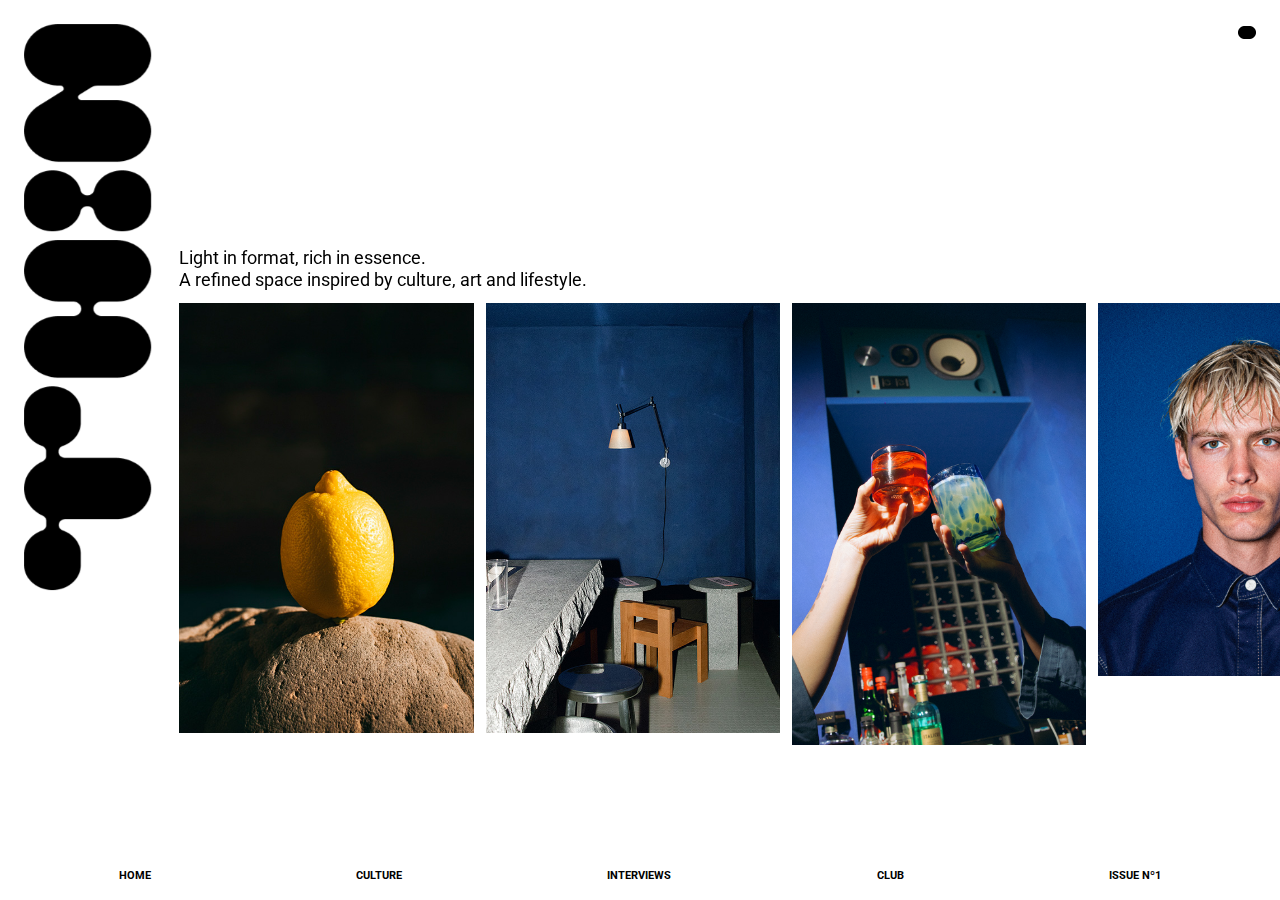
<file: index.html>
<!doctype html>
<html lang="es">
<head>
    <meta charset="utf-8" />
    <meta name="viewport" content="width=device-width,initial-scale=1" />
    <title>THIN MAGAZINE · HOME</title>
    <link rel="stylesheet" href="style.css" />
    <link rel="icon" href="/images/favicon.png" type="image/x-icon"/>
    <link rel="shortcut icon" href="/images/favicon.png" type="image/x-icon"/>
    <link href="https://fonts.googleapis.com/css2?family=Roboto:wght@400;700&display=swap" rel="stylesheet">

</head>
<body class="home">
  <div class="logo-container">
    <img src="/images/logotipo.png" alt="Logotipo" class="logo">
  </div>

  <div class="hamburger" id="hamburger">☰</div>

  <nav class="menu" id="menu">
    <a href="index.html" >Home</a>
    <a href="culture.html">Culture</a>
    <a href="interviews.html">Interviews</a>
    <a href="club.html">Club</a>
    <a href="issue.html">Issue nº1</a>
  </nav>

  <span class="top-decor"><img src="/images/top-decor-thin.png"></span>

  <main>
<div class="description-container">
  <p class="description">
    Light in format, rich in essence. <br>
    A refined space inspired by culture, art and lifestyle.
  </p>
</div>
    <!-- carrusel -->
<div class="horizontal-scroll" tabindex="0">
  <section class="panel">
    <a href="thelifeofthelemon.html">
      <img src="/images/img9.jpg" alt="Entrevistas">
      <div class="hover-content">
        <h3 class="title-hover">THE LIFE OF LEMONS, <br> A BIODEGRADABLE STORY</h3>
        <span class="plus">+</span>
        <p class="excerpt">Lemons, with their vibrant color and sharp flavor, have long been a symbol of freshness ...</p>
      </div>
    </a>
  </section>

  <section class="panel">
    <a href="yeitebar.html">
      <img src="/images/img2.jpg" alt="Cultura">
      <div class="hover-content">
        <h3 class="title-hover">YEITE: A MINIMALIST HEAVEN IN THE HEART OF MADRID</h3>
        <span class="plus">+</span>
        <p class="excerpt">In a quiet corner of Madrid, Yeite emerges as more than just a bar it is a space where design, craft, and atmosphere converge into an intimate experience.</p>
      </div>
    </a>
  </section>

  <section class="panel">
    <a href="greatwrap.html">
      <img src="/images/img4.jpg" alt="Club">
      <div class="hover-content">
        <h3 class="title-hover">RESHAPING THE FUTURE WITH GREAT WRAP</h3>
        <span class="plus">+</span>
        <p class="excerpt">Founded on the belief that everyday materials should never harm the planet, the brand has redefined something simple.</p>

      </div>
    </a>
  </section>

  <section class="panel">
    <a href="interviews.html">
      <img src="/images/valerivasi.jpg" alt="Entrevistas">
      <div class="hover-content">
        <h3 class="title-hover">ON TIMELESSNESS AND SIMPLICITY WITH VALERI VASI</h3>
        <span class="plus">+</span>
        <p class="excerpt">I grew up in Ukraine, surrounded by nature and the small details of everyday life. Photography became a way for me to explore.</p>
      </div>
    </a>
  </section>

  <section class="panel">
    <a href="greatwrap.html">
      <img src="/images/img3.jpg" alt="Cultura">
      <div class="hover-content">
        <h3 class="title-hover">RESHAPING THE FUTURE WITH GREAT WRAP</h3>
        <span class="plus">+</span>
        <p class="excerpt">Founded on the belief that everyday materials should never harm the planet, the brand has redefined something simple.</p>

      </div>
    </a>
  </section>

  <section class="panel">
    <a href="xray.html">
      <img src="/images/img8.jpg" alt="Cultura">
      <div class="hover-content">
        <h3 class="title-hover">ON THE INVISIBLE BEAUTY OF ANIMAL STRUCTURES</h3>
        <span class="plus">+</span>
        <p class="excerpt"> eneath the surface of every creature lies a hidden architecture — an intricate framework that carries both fragility and strength.</p>
      </div>
    </a>
  </section>
</div>

  </main>

  <script src="script.js" defer></script>
</body>
</html>
</file>
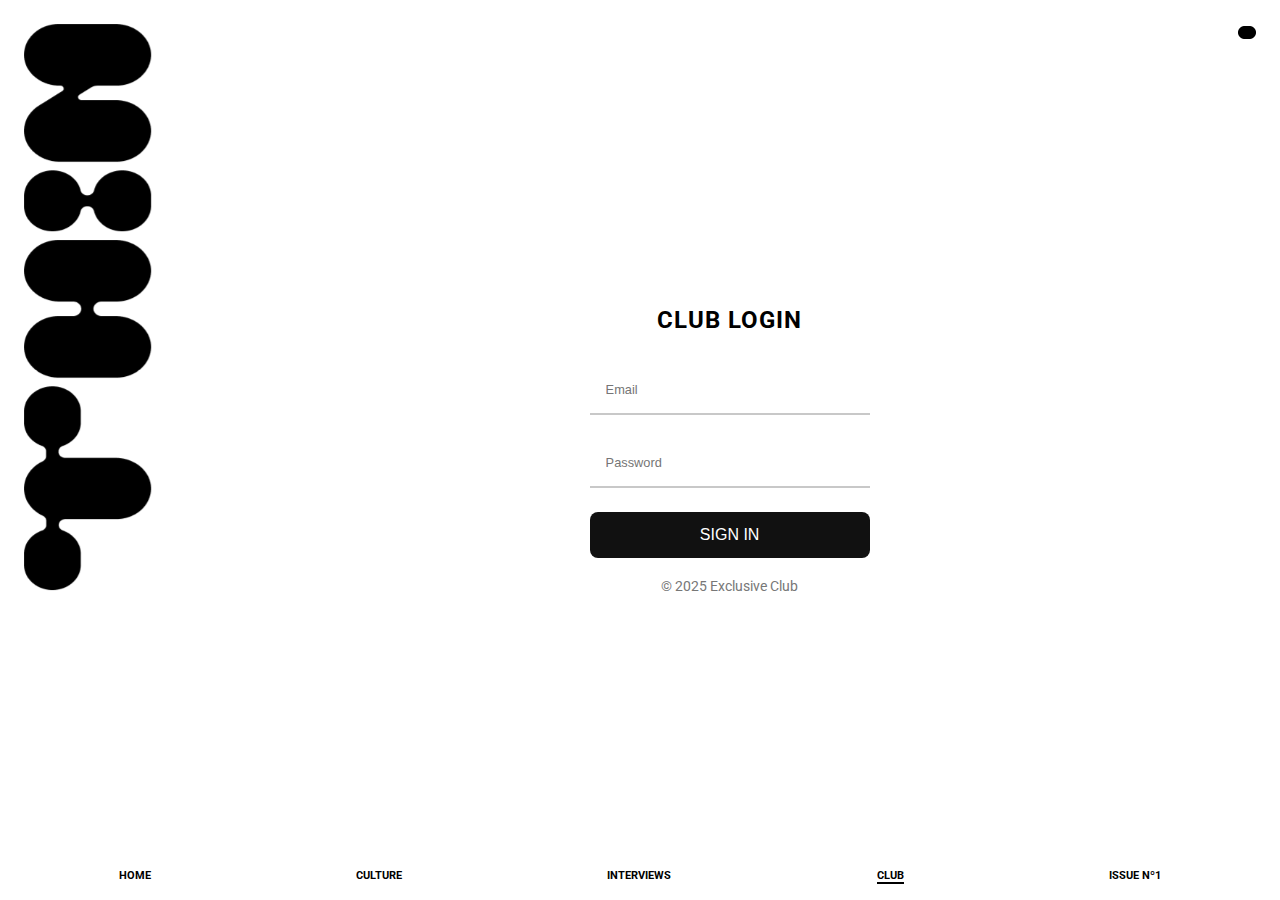
<file: club.html>
<!doctype html>
<html lang="en">
<head>
  <meta charset="utf-8" />
  <meta name="viewport" content="width=device-width,initial-scale=1" />
  <title>Club Login · THIN MAGAZINE</title>
  <link rel="stylesheet" href="style.css" />
  <link rel="icon" href="/images/favicon.png" type="image/x-icon"/>
  <link rel="shortcut icon" href="/images/favicon.png" type="image/x-icon"/>
  <link href="https://fonts.googleapis.com/css2?family=Roboto:wght@400;700&display=swap" rel="stylesheet">
  <style>
    /* --- Login Styles --- */
    body, html {
      height: 100%;
      margin: 0;
      font-family: 'Roboto', Helvetica, sans-serif;
    }

    main {
      display: flex;
      justify-content: center;
      align-items: center;
      min-height: 100vh;
      padding: 20px;
    }

    .login-container {
      background: #ffffff;
      padding: 60px 40px;
      border-radius: 12px;
      width: 360px;
      max-width: 90%;
      text-align: center;
    }

    .login-container h1 {
      font-weight: 700;
      margin-bottom: 32px;
      font-size: 1.5rem;
      letter-spacing: 1px;
      text-transform: uppercase;
    }

    .login-container form {
      display: flex;
      flex-direction: column;
      gap: 24px;
    }

    .login-container input {
      padding: 16px 16px;
      font-size: 0.8rem;
      border: 0px solid #ccc;
      border-bottom: 2px solid #c8c8c8;
      border-radius: 0px;
      transition: border-color 0.3s;
    }

    .login-container input:focus {
      border-color: #111;
      outline: none;
    }

    .login-container button {
      padding: 14px 16px;
      font-size: 1rem;
      background: #111;
      color: #fff;
      border: none;
      border-radius: 8px;
      cursor: pointer;
      transition: background 0.3s;
    }

    .login-container button:hover {
      background: #333;
    }

    .login-footer {
      margin-top: 20px;
      font-size: 0.9rem;
      color: #777;
    }

    /* --- Responsive --- */
    @media (max-width: 480px) {
      .login-container {
        padding: 120px 20px 40px;
      }

      .login-container h1 {
        font-size: 1.5rem;
      }

      .login-container input, .login-container button {
        padding: 12px 14px;
        font-size: 0.95rem;
      }
    }
  </style>
</head>
<body class="club-page">
  <!-- LOGO -->
  <div class="logo-container">
    <a href="index.html">
      <img src="/images/logotipo.png" alt="Logotipo" class="logo">
    </a>
  </div>

  <!-- HAMBURGER -->
  <div class="hamburger" id="hamburger">☰</div>

  <!-- MENÚ -->
  <nav class="menu" id="menu">
    <a href="index.html">Home</a>
    <a href="culture.html">Culture</a>
    <a href="interviews.html">Interviews</a>
    <a href="club.html">Club</a>
    <a href="issue.html">Issue nº1</a>
  </nav>

  <!-- MAIN LOGIN CONTENT -->
  <main>
      <span class="top-decor"><img src="/images/top-decor-thin.png"></span>
    <div class="login-container">
      <h1>Club Login</h1>
      <form>
        <input type="email" placeholder="Email" required>
        <input type="password" placeholder="Password" required>
        <button type="submit">SIGN IN</button>
      </form>
      <div class="login-footer">
        &copy; 2025 Exclusive Club
      </div>
    </div>
  </main>

  <script src="script.js" defer></script>
</body>
</html>
</file>
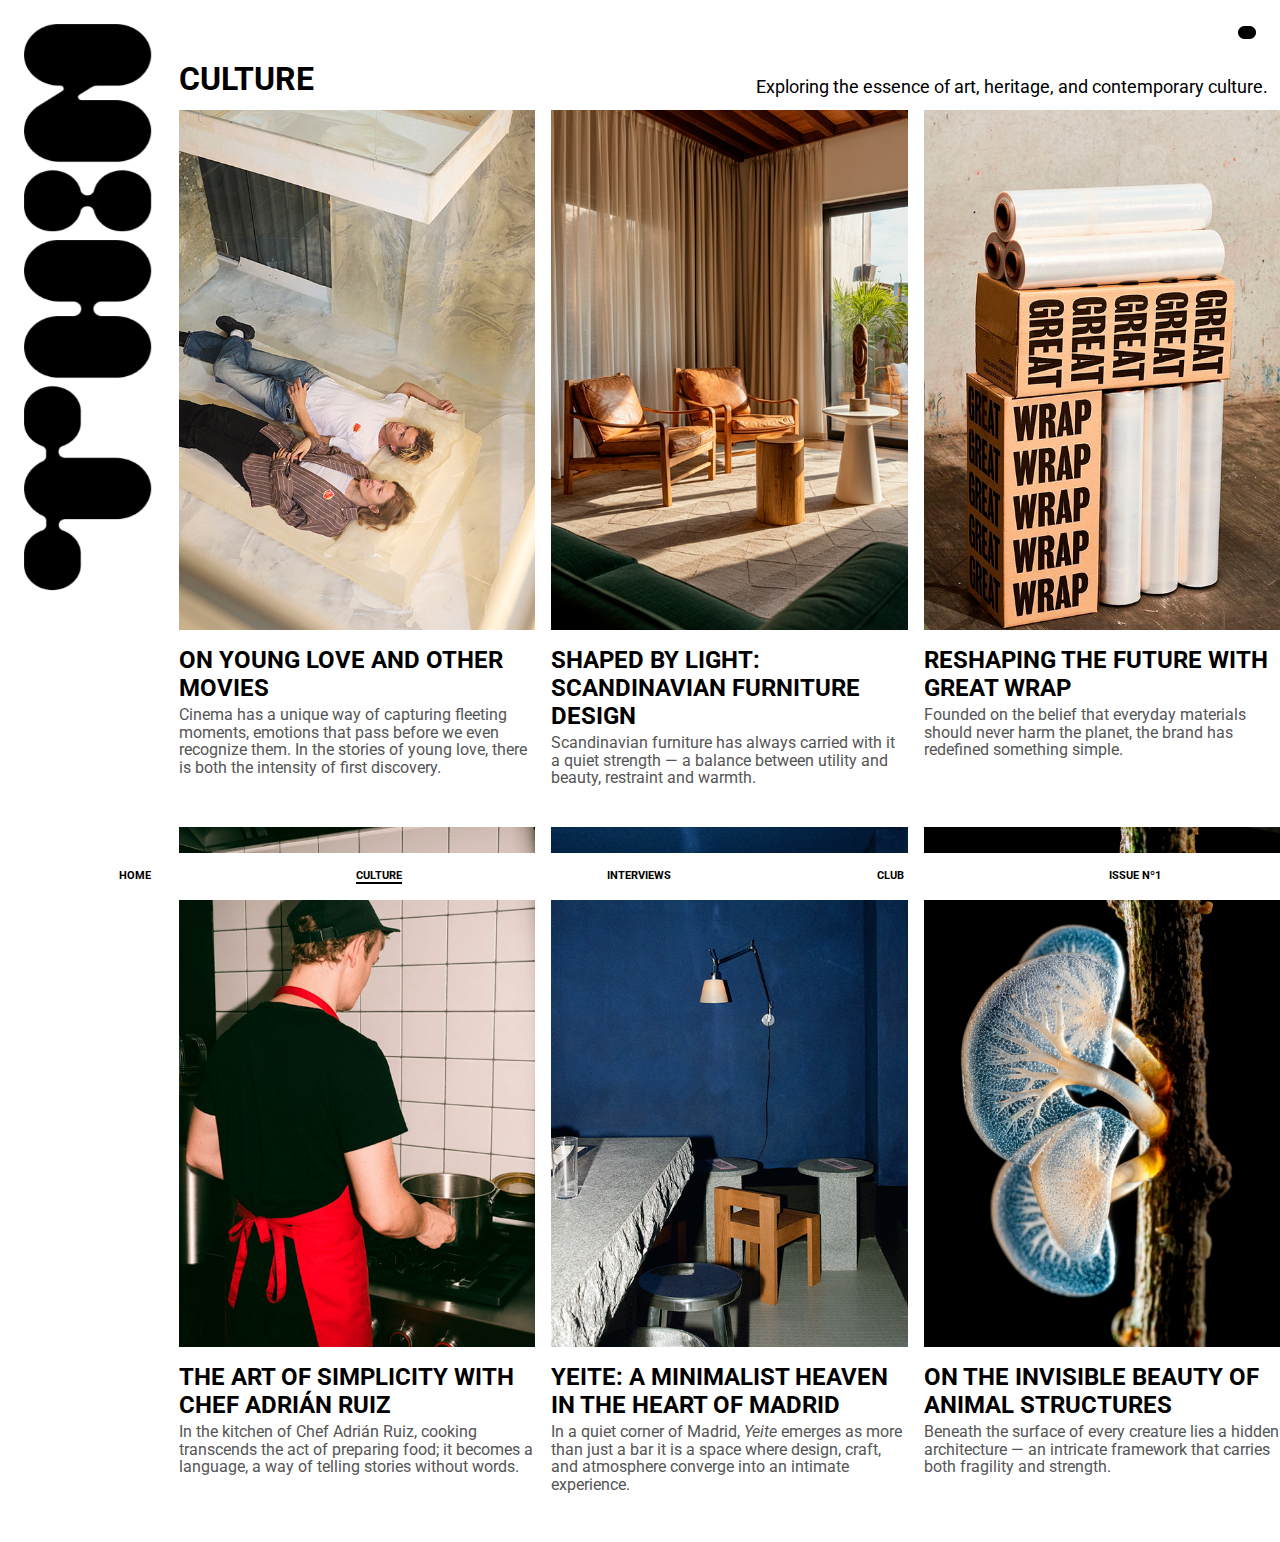
<file: culture.html>
<!doctype html>
<html lang="en">
<head>
<meta charset="utf-8" />
<meta name="viewport" content="width=device-width,initial-scale=1" />
<title>CULTURE · THIN MAGAZINE</title>
<link rel="stylesheet" href="style.css" />
<link rel="icon" href="/images/favicon.png" type="image/x-icon"/>
<link rel="shortcut icon" href="/images/favicon.png" type="image/x-icon"/>
<link href="https://fonts.googleapis.com/css2?family=Roboto:wght@400;700&display=swap" rel="stylesheet">
<style>
  /* --- Grid Cultura --- */
  main {
    padding: 40px 5%;
  }


  main.culture-page {
    padding: 0px;
  }

  .grid-container {
    margin-top: 12px;
    display: grid;
    grid-template-columns: repeat(auto-fit, minmax(280px, 1fr));
    gap: 16px;
  }

  .panel-culture {
    position: relative;
    cursor: pointer;
    overflow: hidden;
    transition: transform 0.3s ease, box-shadow 0.3s ease;
    margin-bottom: 24px;
  }

  .panel-culture img {
    width: 100%;
    height: fit-content;
    object-fit: cover;
    display: block;
    transition: transform 0.3s ease, filter 0.3s ease;
  }

  .panel-culture:hover img {
    transform: scale(1.001);
  }

  .panel-content {
    padding: 16px 0 0 0;
  }

  .panel-content h3 {
    font-size: 1.5rem;
    margin-bottom: 4px;
    font-weight: 700;
    text-transform: uppercase;
  }

  .panel-content p {
    font-size: 1rem;
    line-height: 1.1rem;
    color: #555;
  }

  .culture-container {
    margin-top: 60px;
    display: flex;
    flex-direction: row;
    justify-content: space-between;
    align-items: flex-end;
    padding-right: 12px;
  }

@media(max-width: 768px) {
  .grid-container {
    grid-template-columns: 1fr; /* Fuerza 1 columna completa */
  }

  .panel-culture img {
    height: auto; /* mejor que fit-content en mobile */
  }

  .panel-content h3 {
    font-size: 1.4rem;
    margin-bottom: 4px;
  }

  .panel-content p {
    font-size: 0.9rem;
  }

  .culture-container {
    margin-top: 240px;
    padding-right: 0;
    flex-direction: column;
  }
}
</style>
</head>
<body class="culture-page">

  <!-- LOGO -->
  <div class="logo-container">
    <a href="index.html">
      <img src="/images/logotipo.png" alt="Logotipo" class="logo">
    </a>
  </div>

  <!-- HAMBURGER -->
  <div class="hamburger" id="hamburger">☰</div>

  <!-- MENÚ -->
  <nav class="menu" id="menu">
    <a href="index.html">Home</a>
    <a href="culture.html">Culture</a>
    <a href="interviews.html">Interviews</a>
    <a href="club.html">Club</a>
    <a href="issue.html">Issue nº1</a>
  </nav>

  <!-- MAIN CONTENT -->
  <main class="culture-page">

    <span class="top-decor"><img src="/images/top-decor-thin.png"></span>

  <div class="culture-container">
  <div class="culture-text-block">
      <h1 class="title-interview">CULTURE</h1>
    </div>
  <p class="description">
Exploring the essence of art, heritage, and contemporary culture.
  </p>
</div>

    <div class="grid-container">
      
      <div class="panel-culture">
        <a href="younglove.html">
          <img src="/images/culture3.jpg" alt="Cultura">
        </a>
        <div class="panel-content">
          <h3>ON YOUNG LOVE AND OTHER MOVIES</h3>
          <p> Cinema has a unique way of capturing fleeting moments, emotions that pass before we even recognize them. In the stories of young love, there is both the intensity of first discovery.</p>
        </div>
      </div>

      <div class="panel-culture">
        <a href="scandi.html">
          <img src="/images/img5.jpg" alt="Entrevistas">
        </a>
        <div class="panel-content">
          <h3>SHAPED BY LIGHT: SCANDINAVIAN FURNITURE DESIGN</h3>
          <p>Scandinavian furniture has always carried with it a quiet strength — a balance between utility and beauty, restraint and warmth.</p>
        </div>
      </div>

      <div class="panel-culture">
        <a href="greatwrap.html">
          <img src="/images/img3.jpg" alt="Club">
        </a>
        <div class="panel-content">
          <h3>RESHAPING THE FUTURE WITH GREAT WRAP</h3>
          <p>Founded on the belief that everyday materials should never harm the planet, the brand has redefined something simple.</p>
        </div>
      </div>

      <div class="panel-culture">
        <a href="interviews.html">
          <img src="/images/culture2.jpg" alt="Entrevistas">
        </a>
        <div class="panel-content">
          <h3>THE ART OF SIMPLICITY WITH CHEF ADRIÁN RUIZ</h3>
          <p> In the kitchen of Chef Adrián Ruiz, cooking transcends the act of preparing food; it becomes a language, a way of telling stories without words.</p>
        </div>
      </div>

      <div class="panel-culture">
        <a href="yeitebar.html">
          <img src="/images/img2.jpg" alt="Cultura">
        </a>
        <div class="panel-content">
          <h3>YEITE: A MINIMALIST HEAVEN IN THE HEART OF MADRID</h3>
          <p>In a quiet corner of Madrid, <em>Yeite</em> emerges as more than just a bar it is a space where design, craft, and atmosphere converge into an intimate experience.</p>
        </div>
      </div>

      <div class="panel-culture">
        <a href="yeitebar.html">
          <img src="/images/img8.jpg" alt="Cultura">
        </a>
        <div class="panel-content">
          <h3>ON THE INVISIBLE BEAUTY OF ANIMAL STRUCTURES</h3>
          <p>Beneath the surface of every creature lies a hidden architecture — an intricate framework that carries both fragility and strength.</p>
        </div>
      </div>

    </div>
  </main>

  <script src="script.js" defer></script>
</body>
</html>
</file>
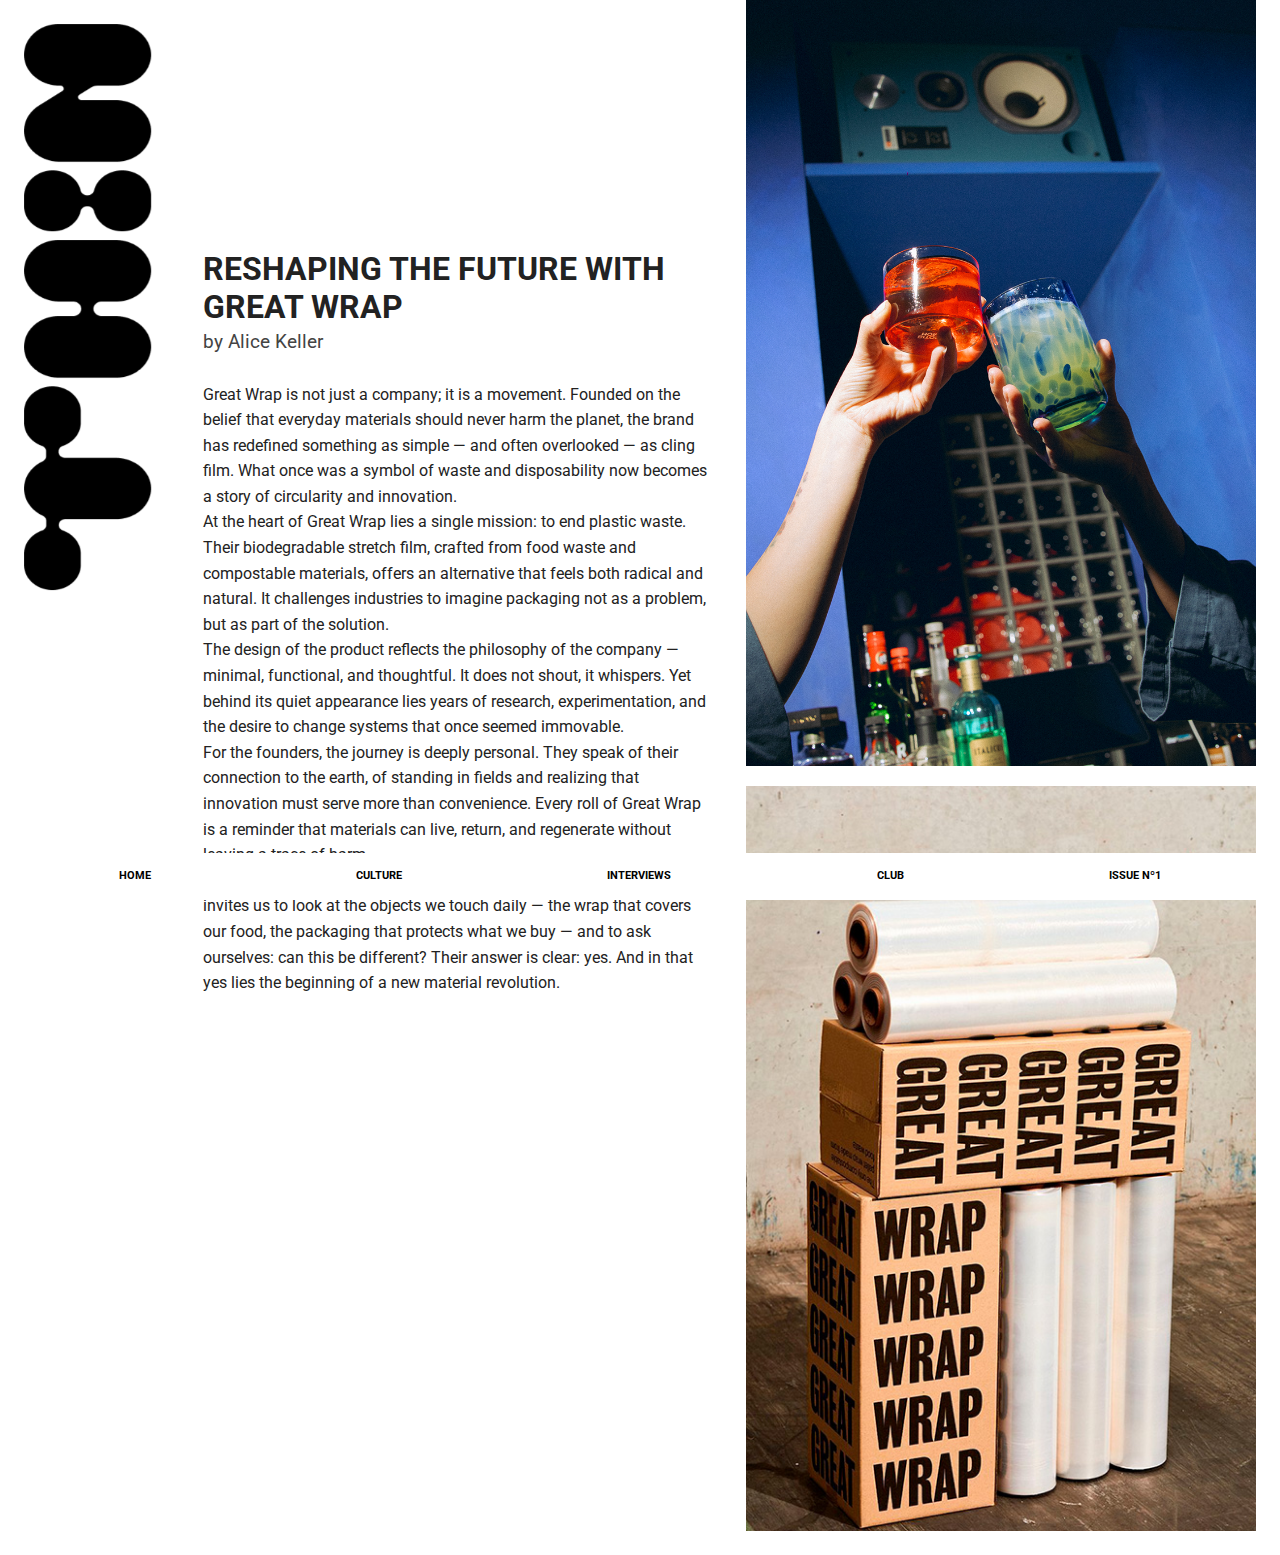
<file: greatwrap.html>
<!doctype html>
<html lang="en">
<head>
  <meta charset="utf-8" />
  <meta name="viewport" content="width=device-width,initial-scale=1" />
  <title>ARTICLE · THIN MAGAZINE</title>
  <link rel="stylesheet" href="style.css" />
  <link rel="icon" href="/images/favicon.png" type="image/x-icon"/>
  <link rel="shortcut icon" href="/images/favicon.png" type="image/x-icon"/>
  <link href="https://fonts.googleapis.com/css2?family=Roboto:wght@400;700&display=swap" rel="stylesheet">

  <style>
    /* SOLO ESTILOS PARA LA PÁGINA DE ARTÍCULO */
    .article-container {
      margin-top: 0px;
      padding: 0px 24px;
      font-family: 'Roboto', sans-serif;
      color: #222;
    }

    .article-header {
    margin-top: 250px;
      margin-bottom: 24px;
    }

    .article-title {
      font-size: 2rem;
      font-weight: 700;
      text-transform: uppercase;
      line-height: 1.2;
    }

    .article-date {
      font-size: 0.9rem;
      color: #777;
      margin: 10px 0;
    }

    .article-subtitle {
      font-size: 1.2rem;
      font-weight: 400;
      color: #444;
    }

    .article-content {
      display: grid;
      grid-template-columns: 1fr 1fr;
      gap: 32px;
    }

    .article-text {
      font-size: 1rem;
      line-height: 1.6;
    }

    .article-images {
      display: flex;
      flex-direction: column;
      gap: 20px;
    }

    .article-images img {
      width: 100%;
      display: block;
      object-fit: cover;
    }

    /* RESPONSIVE */
    @media(max-width: 768px) {
      .article-content {
        grid-template-columns: 1fr;
      }

      .article-images {
        flex-direction: row;
        overflow-x: auto;
        gap: 16px;
        padding-bottom: 12px;
        scrollbar-width: thin;
      }

      .article-images img {
        flex: 0 0 80%;
        width: 80%;
      }
    }
  </style>
</head>

<body>
  <!-- LOGO -->
  <div class="logo-container">
    <a href="index.html">
      <img src="/images/logotipo.png" alt="Logotipo" class="logo">
    </a>
  </div>

  <!-- MENÚ -->
  <nav class="menu">
    <a href="index.html">Home</a>
    <a href="culture.html">Culture</a>
    <a href="interviews.html">Interviews</a>
    <a href="club.html">Club</a>
    <a href="issue.html">Issue nº1</a>
  </nav>

  <!-- CONTENIDO DEL ARTÍCULO -->
  <main class="article-container">

    <!-- CONTENIDO EN DOS COLUMNAS -->
    <div class="article-content">
      <!-- TEXTO -->
      <div class="article-text">
    <div class="article-header">
      <h1 class="article-title">RESHAPING THE FUTURE WITH GREAT WRAP</h1>

      <h2 class="article-subtitle">by Alice Keller </h2>
    </div>
<p>
  Great Wrap is not just a company; it is a movement. Founded on the belief that everyday materials should never harm the planet, the brand has redefined something as simple — and often overlooked — as cling film. What once was a symbol of waste and disposability now becomes a story of circularity and innovation.
</p>

<p>
  At the heart of Great Wrap lies a single mission: to end plastic waste. Their biodegradable stretch film, crafted from food waste and compostable materials, offers an alternative that feels both radical and natural. It challenges industries to imagine packaging not as a problem, but as part of the solution.
</p>

<p>
  The design of the product reflects the philosophy of the company — minimal, functional, and thoughtful. It does not shout, it whispers. Yet behind its quiet appearance lies years of research, experimentation, and the desire to change systems that once seemed immovable.
</p>

<p>
  For the founders, the journey is deeply personal. They speak of their connection to the earth, of standing in fields and realizing that innovation must serve more than convenience. Every roll of Great Wrap is a reminder that materials can live, return, and regenerate without leaving a trace of harm.
</p>

<p>
  In a world saturated by disposable culture, Great Wrap offers hope. It invites us to look at the objects we touch daily — the wrap that covers our food, the packaging that protects what we buy — and to ask ourselves: can this be different? Their answer is clear: yes. And in that yes lies the beginning of a new material revolution.
</p>
      </div>

      <!-- IMÁGENES -->
      <div class="article-images">
        <img src="/images/img4.jpg" alt="Fresh Lemons">
        <img src="/images/img3.jpg" alt="Biodegradable Food Packaging">
      </div>
    </div>
  </main>
</body>
</html>
</file>
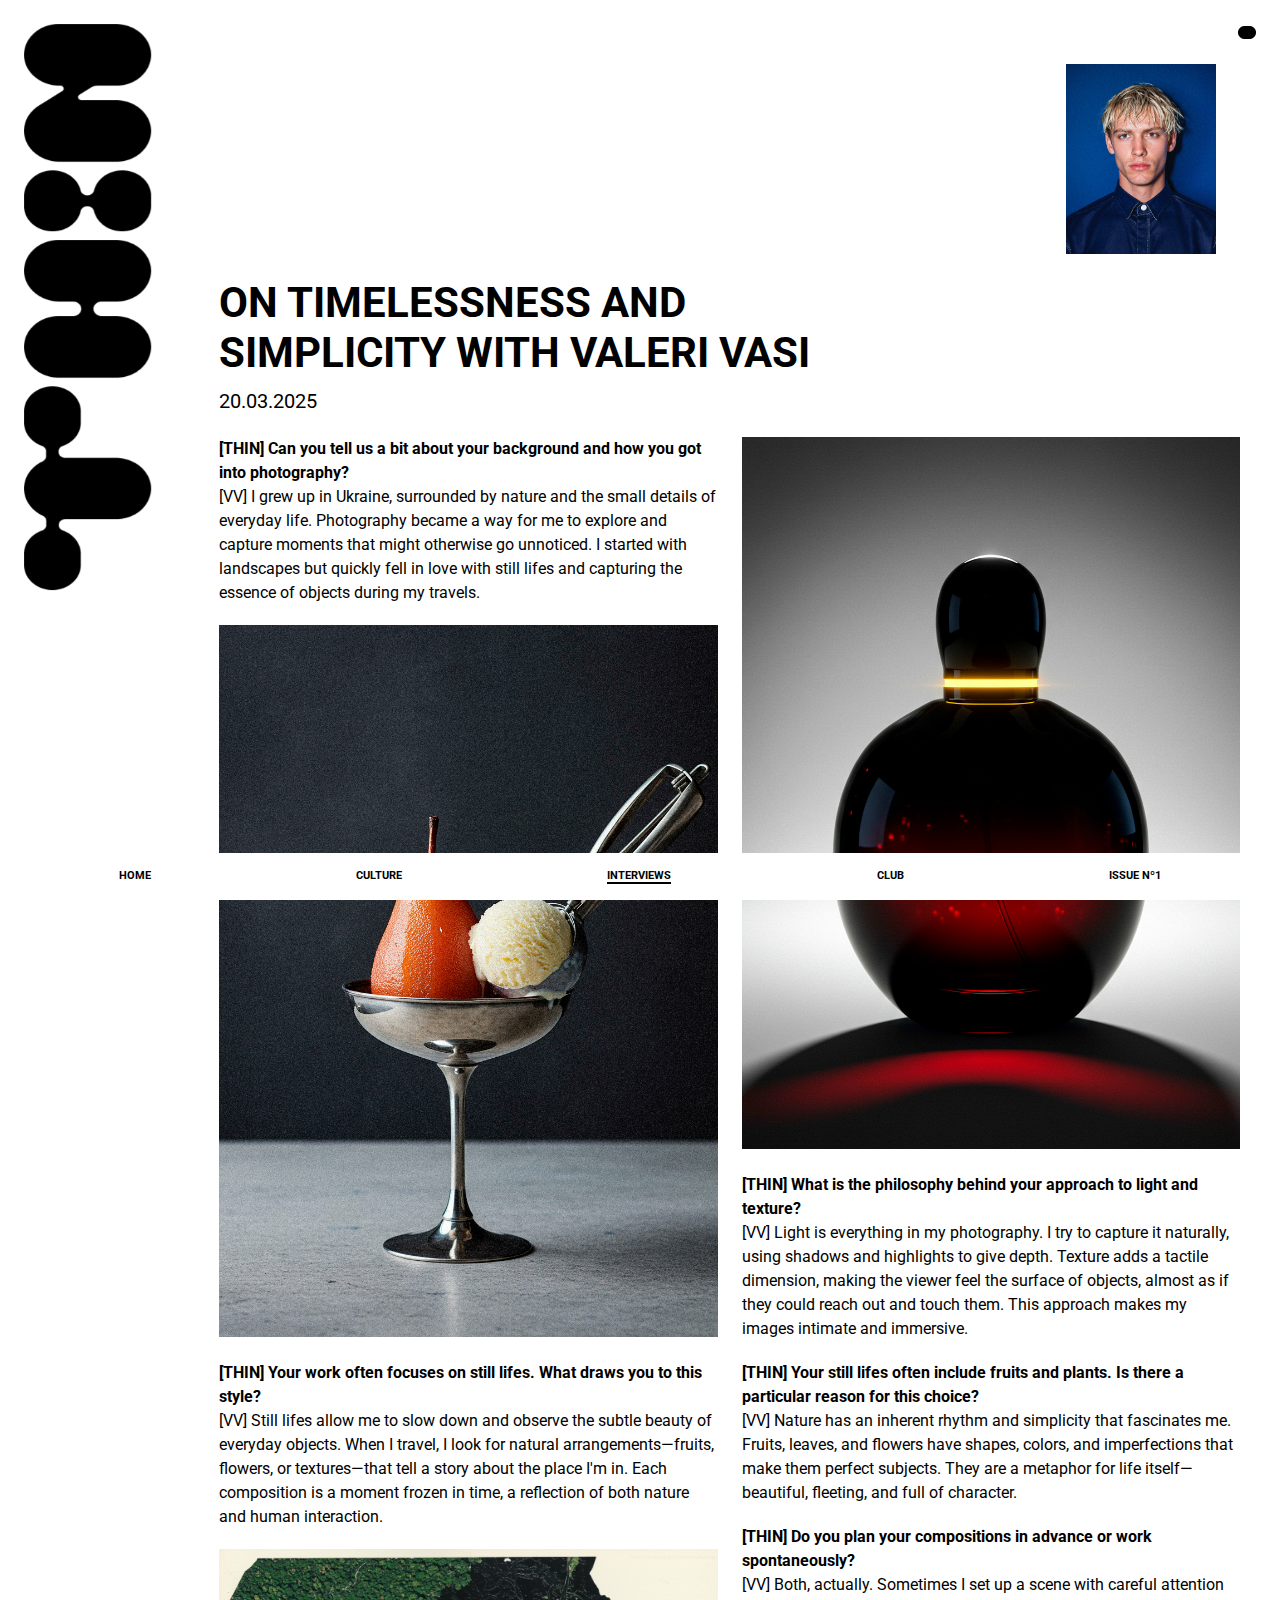
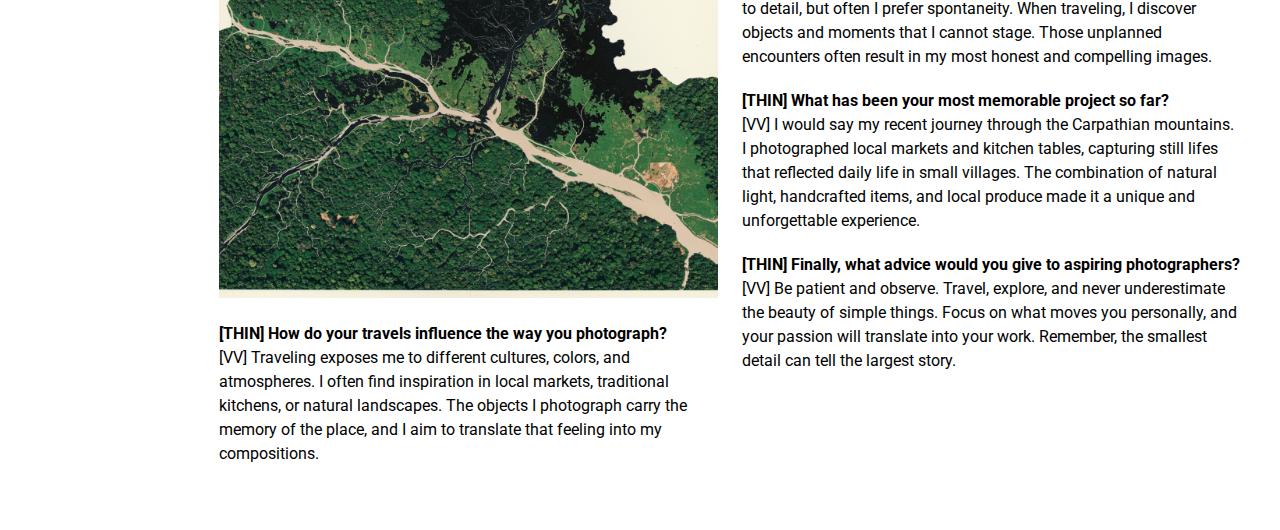
<file: interviews.html>
<!doctype html>
<html lang="es">
<head>
  <meta charset="utf-8" />
  <meta name="viewport" content="width=device-width,initial-scale=1" />
  <title>INTERVIEWS · THIN MAGAZINE</title>
  <link rel="stylesheet" href="style.css" />
  <link rel="icon" href="/images/favicon.png" type="image/x-icon"/>
  <link rel="shortcut icon" href="/images/favicon.png" type="image/x-icon"/>
  <link href="https://fonts.googleapis.com/css2?family=Roboto:wght@400;700&display=swap" rel="stylesheet">
</head>

<body>
  <!-- LOGO -->
  <div class="logo-container">
    <a href="index.html">
      <img src="/images/logotipo.png" alt="Logotipo" class="logo">
    </a>
  </div>

  <!-- HAMBURGER -->
  <div class="hamburger" id="hamburger">☰</div>

  <!-- MENÚ -->
  <nav class="menu" id="menu">
    <a href="index.html">Home</a>
    <a href="culture.html">Culture</a>
    <a href="interviews.html">Interviews</a>
    <a href="club.html">Club</a>
    <a href="issue.html">Issue nº1</a>
  </nav>

  <!-- CONTENIDO DE CADA PÁGINA -->
  <main class="interviews-container">
    <span class="top-decor"><img src="/images/top-decor-thin.png"></span>

  <div class="header-section">
      <div class="image-block">
      <img src="images/valerivasi.jpg" alt="Valeri Vasi">
    </div>
    <div class="text-block">
      <h1 class="title-interview">ON TIMELESSNESS AND <br> SIMPLICITY WITH VALERI VASI</h1>
      <p class="date">20.03.2025</p>
    </div>
  </div>

<!-- Contenido en columnas -->
<div class="content-section">
  <p>
    <strong>[THIN] Can you tell us a bit about your background and how you got into photography?</strong><br>
    [VV] I grew up in Ukraine, surrounded by nature and the small details of everyday life. Photography became a way for me to explore and capture moments that might otherwise go unnoticed. I started with landscapes but quickly fell in love with still lifes and capturing the essence of objects during my travels.
  </p>
  <img src="/images/valerivasi-01.jpg" alt="Interview Valeri Vasi Photo 1">

  <p>
    <strong>[THIN] Your work often focuses on still lifes. What draws you to this style?</strong><br>
    [VV] Still lifes allow me to slow down and observe the subtle beauty of everyday objects. When I travel, I look for natural arrangements—fruits, flowers, or textures—that tell a story about the place I'm in. Each composition is a moment frozen in time, a reflection of both nature and human interaction.
  </p>
  <img src="images/valerivasi-02.jpg" alt="Interview Valeri Vasi Photo 2">

  <p>
    <strong>[THIN] How do your travels influence the way you photograph?</strong><br>
    [VV] Traveling exposes me to different cultures, colors, and atmospheres. I often find inspiration in local markets, traditional kitchens, or natural landscapes. The objects I photograph carry the memory of the place, and I aim to translate that feeling into my compositions.
  </p>
  <img src="images/valerivasi-03.jpg" alt="Interview Valeri Vasi Photo 3">

  <p>
    <strong>[THIN] What is the philosophy behind your approach to light and texture?</strong><br>
    [VV] Light is everything in my photography. I try to capture it naturally, using shadows and highlights to give depth. Texture adds a tactile dimension, making the viewer feel the surface of objects, almost as if they could reach out and touch them. This approach makes my images intimate and immersive.
  </p>

  <p>
    <strong>[THIN] Your still lifes often include fruits and plants. Is there a particular reason for this choice?</strong><br>
    [VV] Nature has an inherent rhythm and simplicity that fascinates me. Fruits, leaves, and flowers have shapes, colors, and imperfections that make them perfect subjects. They are a metaphor for life itself—beautiful, fleeting, and full of character.
  </p>

  <p>
    <strong>[THIN] Do you plan your compositions in advance or work spontaneously?</strong><br>
    [VV] Both, actually. Sometimes I set up a scene with careful attention to detail, but often I prefer spontaneity. When traveling, I discover objects and moments that I cannot stage. Those unplanned encounters often result in my most honest and compelling images.
  </p>

  <p>
    <strong>[THIN] What has been your most memorable project so far?</strong><br>
    [VV] I would say my recent journey through the Carpathian mountains. I photographed local markets and kitchen tables, capturing still lifes that reflected daily life in small villages. The combination of natural light, handcrafted items, and local produce made it a unique and unforgettable experience.
  </p>

  <p>
    <strong>[THIN] Finally, what advice would you give to aspiring photographers?</strong><br>
    [VV] Be patient and observe. Travel, explore, and never underestimate the beauty of simple things. Focus on what moves you personally, and your passion will translate into your work. Remember, the smallest detail can tell the largest story.
  </p>
</div>

  </main>

  <script src="script.js" defer></script>
</body>
</html>
</file>
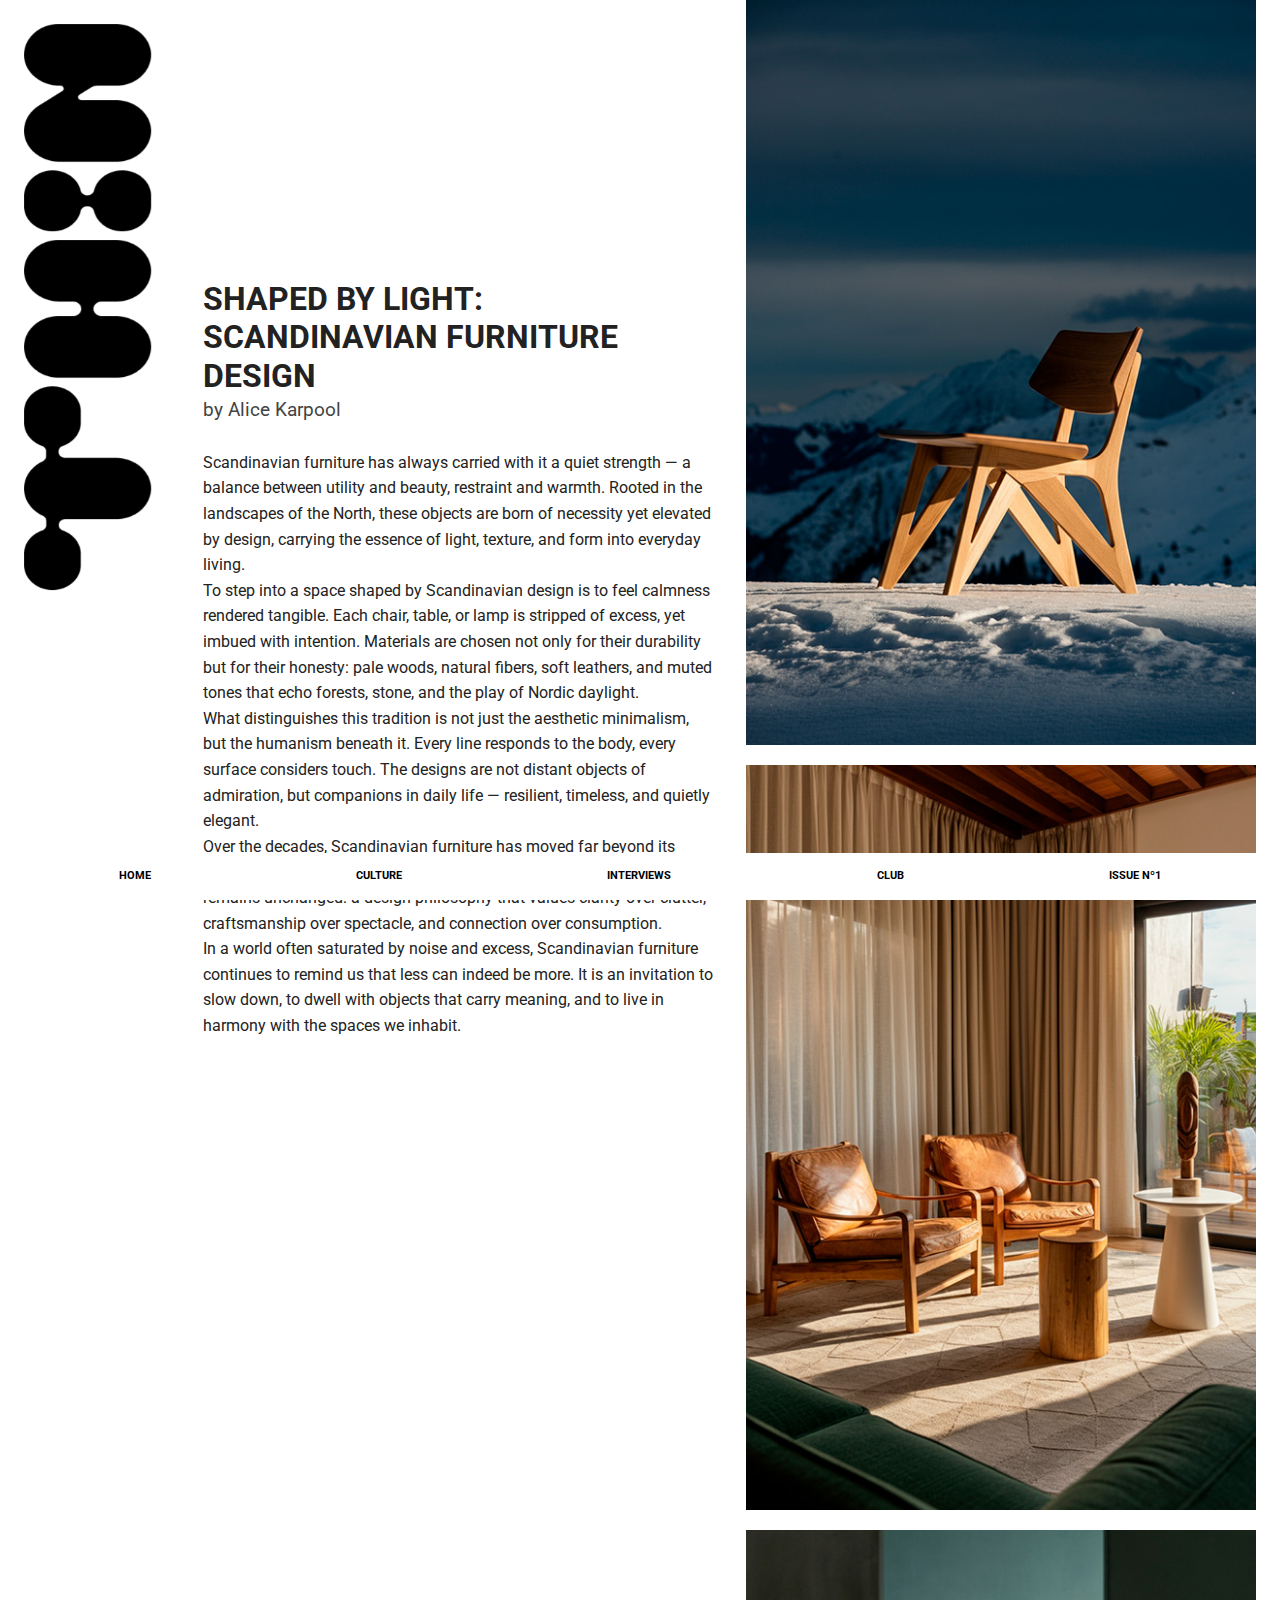
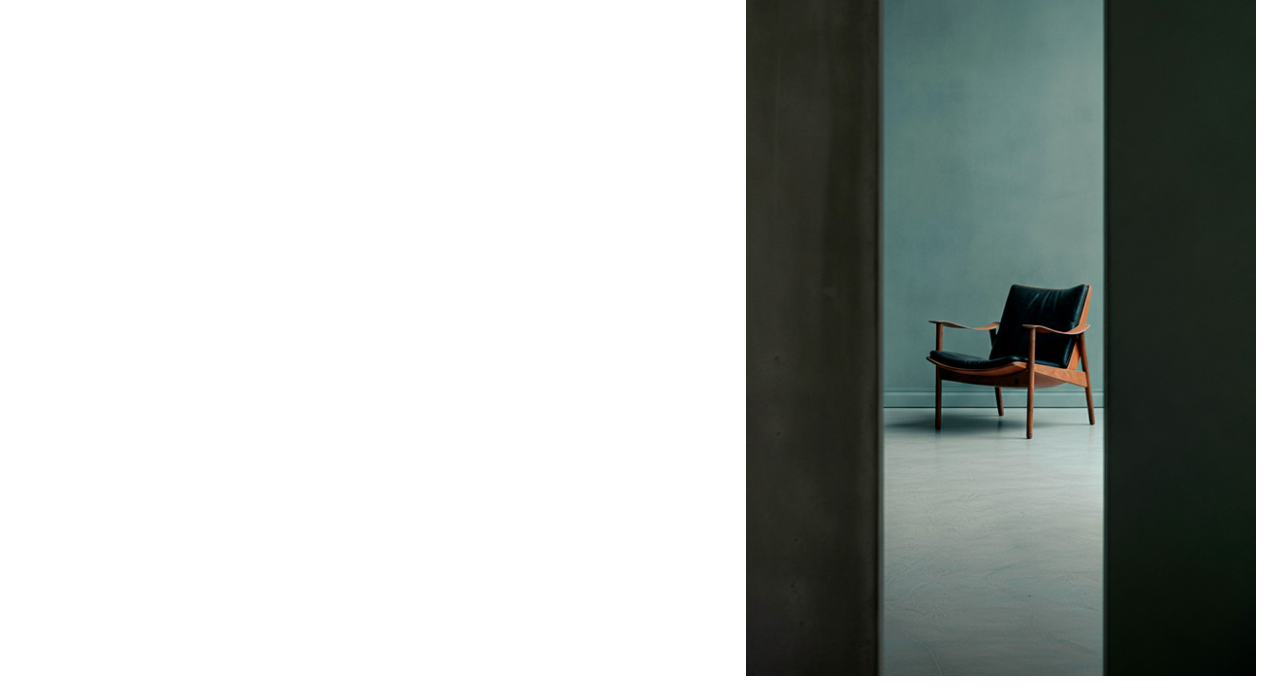
<file: scandi.html>
<!doctype html>
<html lang="en">
<head>
  <meta charset="utf-8" />
  <meta name="viewport" content="width=device-width,initial-scale=1" />
  <title>ARTICLE · THIN MAGAZINE</title>
  <link rel="stylesheet" href="style.css" />
  <link rel="icon" href="/images/favicon.png" type="image/x-icon"/>
  <link rel="shortcut icon" href="/images/favicon.png" type="image/x-icon"/>
  <link href="https://fonts.googleapis.com/css2?family=Roboto:wght@400;700&display=swap" rel="stylesheet">

  <style>
    /* SOLO ESTILOS PARA LA PÁGINA DE ARTÍCULO */
    .article-container {
      margin-top: 0px;
      padding: 0px 24px;
      font-family: 'Roboto', sans-serif;
      color: #222;
    }

    .article-header {
    margin-top: 280px;
      margin-bottom: 24px;
    }

    .article-title {
      font-size: 2rem;
      font-weight: 700;
      text-transform: uppercase;
      line-height: 1.2;
    }

    .article-date {
      font-size: 0.9rem;
      color: #777;
      margin: 10px 0;
    }

    .article-subtitle {
      font-size: 1.2rem;
      font-weight: 400;
      color: #444;
    }

    .article-content {
      display: grid;
      grid-template-columns: 1fr 1fr;
      gap: 32px;
    }

    .article-text {
      font-size: 1rem;
      line-height: 1.6;
    }

    .article-images {
      display: flex;
      flex-direction: column;
      gap: 20px;
    }

    .article-images img {
      width: 100%;
      display: block;
      object-fit: cover;
    }

    /* RESPONSIVE */
    @media(max-width: 768px) {
      .article-content {
        grid-template-columns: 1fr;
      }

      .article-images {
        flex-direction: row;
        overflow-x: auto;
        gap: 16px;
        padding-bottom: 12px;
        scrollbar-width: thin;
      }

      .article-images img {
        flex: 0 0 80%;
        width: 80%;
      }
    }
  </style>
</head>

<body>
  <!-- LOGO -->
  <div class="logo-container">
    <a href="index.html">
      <img src="/images/logotipo.png" alt="Logotipo" class="logo">
    </a>
  </div>

  <!-- MENÚ -->
  <nav class="menu">
    <a href="index.html">Home</a>
    <a href="culture.html">Culture</a>
    <a href="interviews.html">Interviews</a>
    <a href="club.html">Club</a>
    <a href="issue.html">Issue nº1</a>
  </nav>

  <!-- CONTENIDO DEL ARTÍCULO -->
  <main class="article-container">

    <!-- CONTENIDO EN DOS COLUMNAS -->
    <div class="article-content">
      <!-- TEXTO -->
      <div class="article-text">
    <div class="article-header">
      <h1 class="article-title">SHAPED BY LIGHT: SCANDINAVIAN FURNITURE DESIGN</h1>

      <h2 class="article-subtitle">by Alice Karpool</h2>
    </div>
<p>
  Scandinavian furniture has always carried with it a quiet strength — a balance between utility and beauty, restraint and warmth. Rooted in the landscapes of the North, these objects are born of necessity yet elevated by design, carrying the essence of light, texture, and form into everyday living.
</p>

<p>
  To step into a space shaped by Scandinavian design is to feel calmness rendered tangible. Each chair, table, or lamp is stripped of excess, yet imbued with intention. Materials are chosen not only for their durability but for their honesty: pale woods, natural fibers, soft leathers, and muted tones that echo forests, stone, and the play of Nordic daylight.
</p>

<p>
  What distinguishes this tradition is not just the aesthetic minimalism, but the humanism beneath it. Every line responds to the body, every surface considers touch. The designs are not distant objects of admiration, but companions in daily life — resilient, timeless, and quietly elegant.
</p>

<p>
  Over the decades, Scandinavian furniture has moved far beyond its regional roots, becoming a global language of simplicity. Yet its essence remains unchanged: a design philosophy that values clarity over clutter, craftsmanship over spectacle, and connection over consumption.
</p>

<p>
  In a world often saturated by noise and excess, Scandinavian furniture continues to remind us that less can indeed be more. It is an invitation to slow down, to dwell with objects that carry meaning, and to live in harmony with the spaces we inhabit.
</p>

      </div>

      <!-- IMÁGENES -->
      <div class="article-images">
        <img src="/images/img6.jpg" alt="Fresh Lemons">
        <img src="/images/img5.jpg" alt="Biodegradable Food Packaging">
        <img src="/images/img15.jpg" alt="Sustainable Eating">
      </div>
    </div>
  </main>
</body>
</html>
</file>
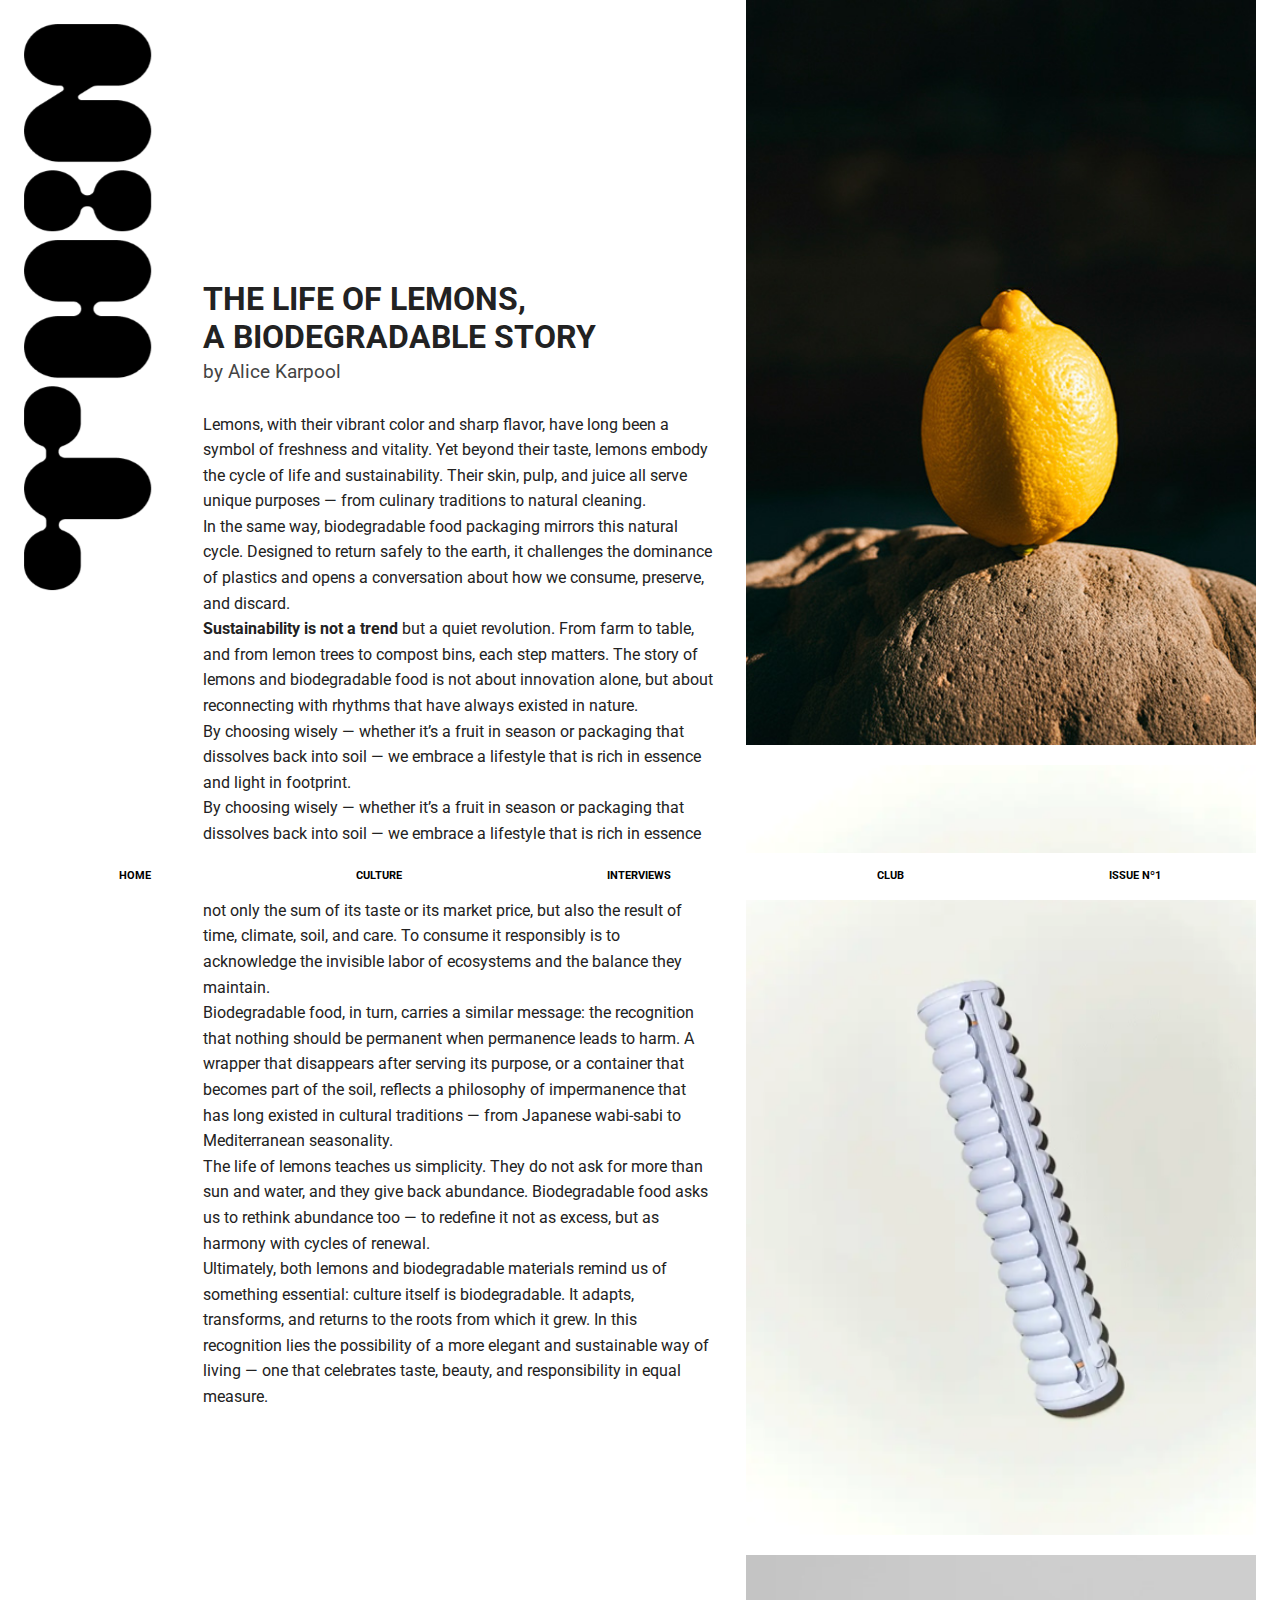
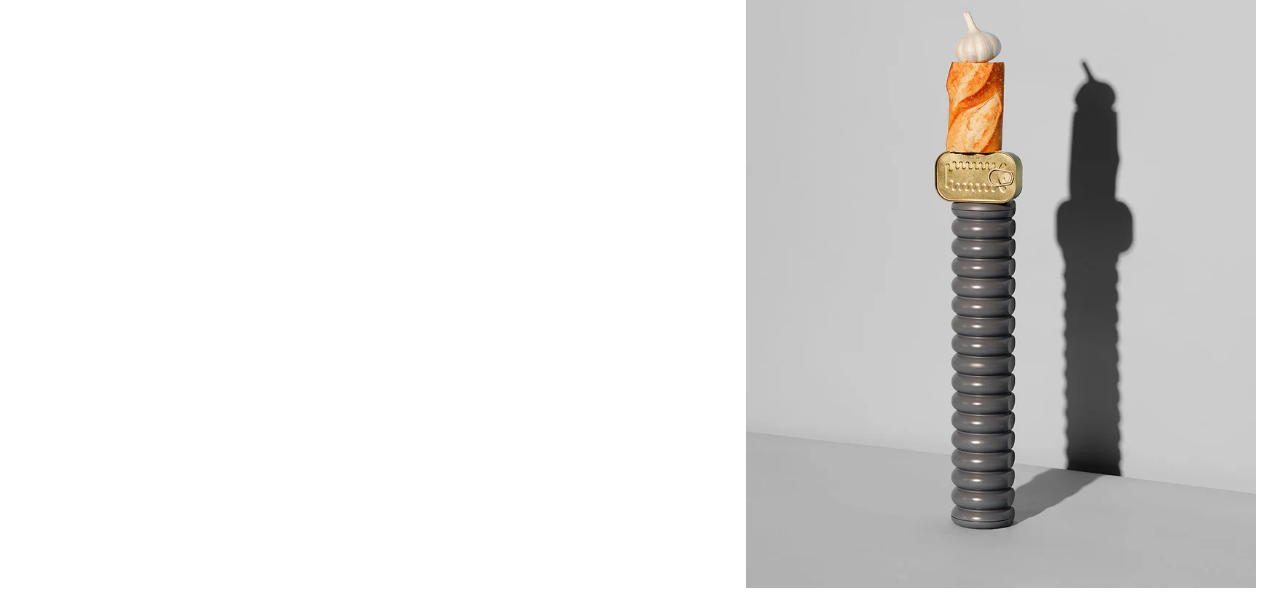
<file: thelifeofthelemon.html>
<!doctype html>
<html lang="en">
<head>
  <meta charset="utf-8" />
  <meta name="viewport" content="width=device-width,initial-scale=1" />
  <title>ARTICLE · THIN MAGAZINE</title>
  <link rel="stylesheet" href="style.css" />
  <link rel="icon" href="/images/favicon.png" type="image/x-icon"/>
  <link rel="shortcut icon" href="/images/favicon.png" type="image/x-icon"/>
  <link href="https://fonts.googleapis.com/css2?family=Roboto:wght@400;700&display=swap" rel="stylesheet">

  <style>
    /* SOLO ESTILOS PARA LA PÁGINA DE ARTÍCULO */
    .article-container {
      margin-top: 0px;
      padding: 0px 24px;
      font-family: 'Roboto', sans-serif;
      color: #222;
    }

    .article-header {
    margin-top: 280px;
      margin-bottom: 24px;
    }

    .article-title {
      font-size: 2rem;
      font-weight: 700;
      text-transform: uppercase;
      line-height: 1.2;
    }

    .article-date {
      font-size: 0.9rem;
      color: #777;
      margin: 10px 0;
    }

    .article-subtitle {
      font-size: 1.2rem;
      font-weight: 400;
      color: #444;
    }

    .article-content {
      display: grid;
      grid-template-columns: 1fr 1fr;
      gap: 32px;
    }

    .article-text {
      font-size: 1rem;
      line-height: 1.6;
    }

    .article-images {
      display: flex;
      flex-direction: column;
      gap: 20px;
    }

    .article-images img {
      width: 100%;
      display: block;
      object-fit: cover;
    }

    /* RESPONSIVE */
    @media(max-width: 768px) {
      .article-content {
        grid-template-columns: 1fr;
      }

      .article-images {
        flex-direction: row;
        overflow-x: auto;
        gap: 16px;
        padding-bottom: 12px;
        scrollbar-width: thin;
      }

      .article-images img {
        flex: 0 0 80%;
        width: 80%;
      }
    }
  </style>
</head>

<body>
  <!-- LOGO -->
  <div class="logo-container">
    <a href="index.html">
      <img src="/images/logotipo.png" alt="Logotipo" class="logo">
    </a>
  </div>

  <!-- MENÚ -->
<div class="hamburger" id="hamburger">☰</div>
<nav class="menu" id="menu">
  <a href="index.html">Home</a>
  <a href="culture.html">Culture</a>
  <a href="interviews.html">Interviews</a>
  <a href="club.html">Club</a>
  <a href="issue.html">Issue nº1</a>
</nav>

  <!-- CONTENIDO DEL ARTÍCULO -->
  <main class="article-container">

    <!-- CONTENIDO EN DOS COLUMNAS -->
    <div class="article-content">
      <!-- TEXTO -->
      <div class="article-text">
    <div class="article-header">
      <h1 class="article-title">THE LIFE OF LEMONS, <br> A BIODEGRADABLE STORY</h1>

      <h2 class="article-subtitle">by Alice Karpool</h2>
    </div>
        <p>
          Lemons, with their vibrant color and sharp flavor, have long been a symbol of freshness and vitality. 
          Yet beyond their taste, lemons embody the cycle of life and sustainability. 
          Their skin, pulp, and juice all serve unique purposes — from culinary traditions to natural cleaning.
        </p>
        <p>
          In the same way, biodegradable food packaging mirrors this natural cycle. 
          Designed to return safely to the earth, it challenges the dominance of plastics 
          and opens a conversation about how we consume, preserve, and discard.
        </p>
        <p>
          <strong>Sustainability is not a trend</strong> but a quiet revolution. 
          From farm to table, and from lemon trees to compost bins, each step matters. 
          The story of lemons and biodegradable food is not about innovation alone, 
          but about reconnecting with rhythms that have always existed in nature.
        </p>
        <p>
          By choosing wisely — whether it’s a fruit in season or packaging that dissolves back into soil — 
          we embrace a lifestyle that is rich in essence and light in footprint.
        </p>
        <p>
        By choosing wisely — whether it’s a fruit in season or packaging that dissolves back into soil — we embrace a lifestyle that is rich in essence and light in footprint.
        </p>

        <p>
        This perspective challenges the way we understand value. A lemon is not only the sum of its taste or its market price, but also the result of time, climate, soil, and care. To consume it responsibly is to acknowledge the invisible labor of ecosystems and the balance they maintain.
        </p>

        <p>
        Biodegradable food, in turn, carries a similar message: the recognition that nothing should be permanent when permanence leads to harm. A wrapper that disappears after serving its purpose, or a container that becomes part of the soil, reflects a philosophy of impermanence that has long existed in cultural traditions — from Japanese wabi-sabi to Mediterranean seasonality.
        </p>

        <p>
        The life of lemons teaches us simplicity. They do not ask for more than sun and water, and they give back abundance. Biodegradable food asks us to rethink abundance too — to redefine it not as excess, but as harmony with cycles of renewal.
        </p>

        <p>
        Ultimately, both lemons and biodegradable materials remind us of something essential: culture itself is biodegradable. It adapts, transforms, and returns to the roots from which it grew. In this recognition lies the possibility of a more elegant and sustainable way of living — one that celebrates taste, beauty, and responsibility in equal measure.
        </p>

      </div>

      <!-- IMÁGENES -->
      <div class="article-images">
        <img src="/images/img9.jpg" alt="Fresh Lemons">
        <img src="/images/img1.jpg" alt="Biodegradable Food Packaging">
        <img src="/images/img10.jpg" alt="Sustainable Eating">
      </div>
    </div>
  </main>
    <script src="script.js" defer></script>
</body>
</html>
</file>
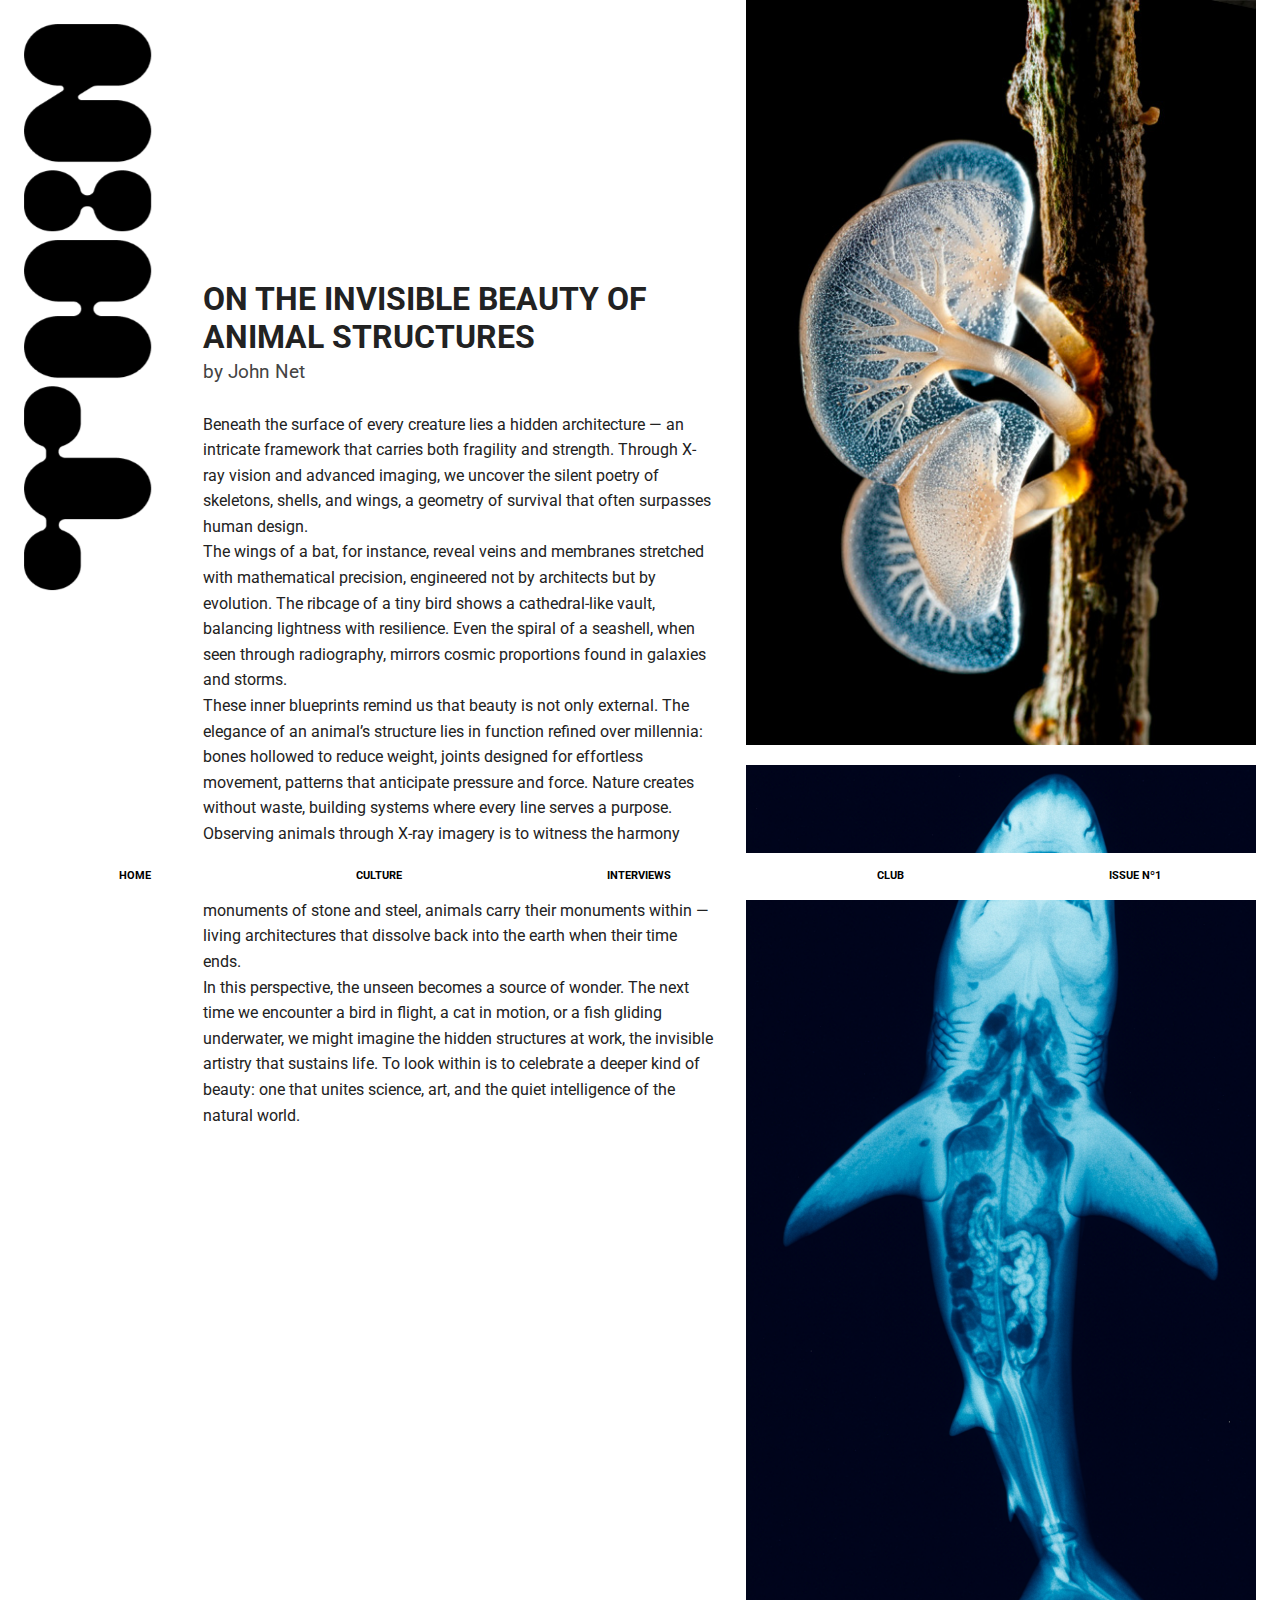
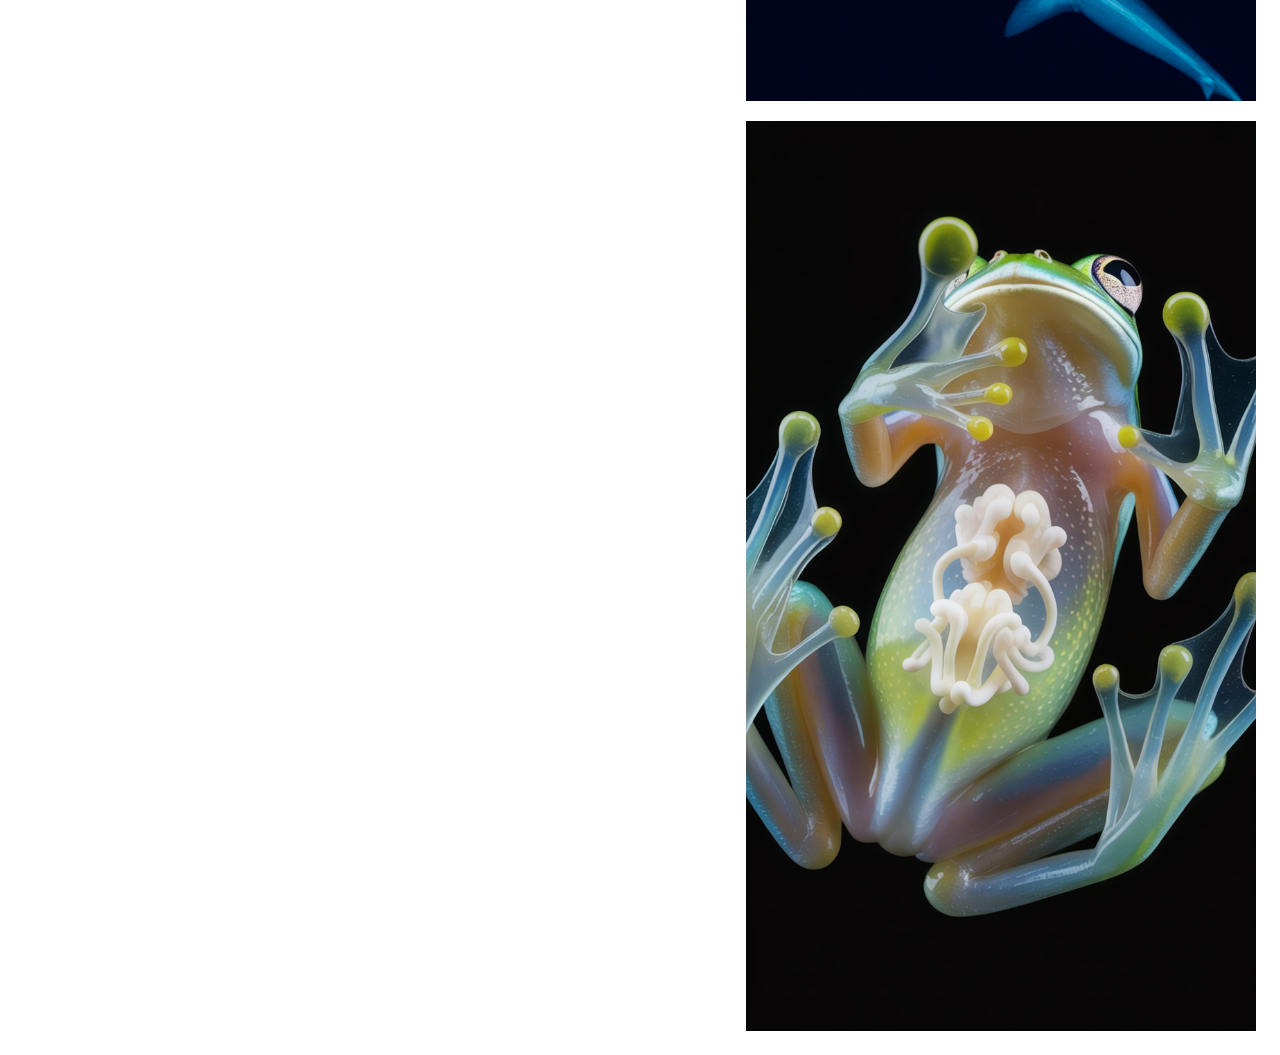
<file: xray.html>
<!doctype html>
<html lang="en">
<head>
  <meta charset="utf-8" />
  <meta name="viewport" content="width=device-width,initial-scale=1" />
  <title>ARTICLE · THIN MAGAZINE</title>
  <link rel="stylesheet" href="style.css" />
  <link rel="icon" href="/images/favicon.png" type="image/x-icon"/>
  <link rel="shortcut icon" href="/images/favicon.png" type="image/x-icon"/>
  <link href="https://fonts.googleapis.com/css2?family=Roboto:wght@400;700&display=swap" rel="stylesheet">

  <style>
    /* SOLO ESTILOS PARA LA PÁGINA DE ARTÍCULO */
    .article-container {
      margin-top: 0px;
      padding: 0px 24px;
      font-family: 'Roboto', sans-serif;
      color: #222;
    }

    .article-header {
    margin-top: 280px;
      margin-bottom: 24px;
    }

    .article-title {
      font-size: 2rem;
      font-weight: 700;
      text-transform: uppercase;
      line-height: 1.2;
    }

    .article-date {
      font-size: 0.9rem;
      color: #777;
      margin: 10px 0;
    }

    .article-subtitle {
      font-size: 1.2rem;
      font-weight: 400;
      color: #444;
    }

    .article-content {
      display: grid;
      grid-template-columns: 1fr 1fr;
      gap: 32px;
    }

    .article-text {
      font-size: 1rem;
      line-height: 1.6;
    }

    .article-images {
      display: flex;
      flex-direction: column;
      gap: 20px;
    }

    .article-images img {
      width: 100%;
      display: block;
      object-fit: cover;
    }

    /* RESPONSIVE */
    @media(max-width: 768px) {
      .article-content {
        grid-template-columns: 1fr;
      }

      .article-images {
        flex-direction: row;
        overflow-x: auto;
        gap: 16px;
        padding-bottom: 12px;
        scrollbar-width: thin;
      }

      .article-images img {
        flex: 0 0 80%;
        width: 80%;
      }
    }
  </style>
</head>

<body>
  <!-- LOGO -->
  <div class="logo-container">
    <a href="index.html">
      <img src="/images/logotipo.png" alt="Logotipo" class="logo">
    </a>
  </div>

  <!-- MENÚ -->
<div class="hamburger" id="hamburger">☰</div>
<nav class="menu" id="menu">
  <a href="index.html">Home</a>
  <a href="culture.html">Culture</a>
  <a href="interviews.html">Interviews</a>
  <a href="club.html">Club</a>
  <a href="issue.html">Issue nº1</a>
</nav>

  <!-- CONTENIDO DEL ARTÍCULO -->
  <main class="article-container">

    <!-- CONTENIDO EN DOS COLUMNAS -->
    <div class="article-content">
      <!-- TEXTO -->
      <div class="article-text">
    <div class="article-header">
      <h1 class="article-title">ON THE INVISIBLE BEAUTY OF ANIMAL STRUCTURES</h1>

      <h2 class="article-subtitle">by John Net</h2>
    </div>
<p>
  Beneath the surface of every creature lies a hidden architecture — an intricate framework that carries both fragility and strength. Through X-ray vision and advanced imaging, we uncover the silent poetry of skeletons, shells, and wings, a geometry of survival that often surpasses human design.
</p>

<p>
  The wings of a bat, for instance, reveal veins and membranes stretched with mathematical precision, engineered not by architects but by evolution. The ribcage of a tiny bird shows a cathedral-like vault, balancing lightness with resilience. Even the spiral of a seashell, when seen through radiography, mirrors cosmic proportions found in galaxies and storms.
</p>

<p>
  These inner blueprints remind us that beauty is not only external. The elegance of an animal’s structure lies in function refined over millennia: bones hollowed to reduce weight, joints designed for effortless movement, patterns that anticipate pressure and force. Nature creates without waste, building systems where every line serves a purpose.
</p>

<p>
  Observing animals through X-ray imagery is to witness the harmony between form and necessity. It is a language without words, yet one that tells stories of adaptation, survival, and grace. Where humans build monuments of stone and steel, animals carry their monuments within — living architectures that dissolve back into the earth when their time ends.
</p>

<p>
  In this perspective, the unseen becomes a source of wonder. The next time we encounter a bird in flight, a cat in motion, or a fish gliding underwater, we might imagine the hidden structures at work, the invisible artistry that sustains life. To look within is to celebrate a deeper kind of beauty: one that unites science, art, and the quiet intelligence of the natural world.
</p>

      </div>

      <!-- IMÁGENES -->
      <div class="article-images">
        <img src="/images/img8.jpg" alt="Fresh Lemons">
        <img src="/images/img11.png" alt="Biodegradable Food Packaging">
        <img src="/images/img12.png" alt="Sustainable Eating">
      </div>
    </div>
  </main>
    <script src="script.js" defer></script>
</body>
</html>
</file>
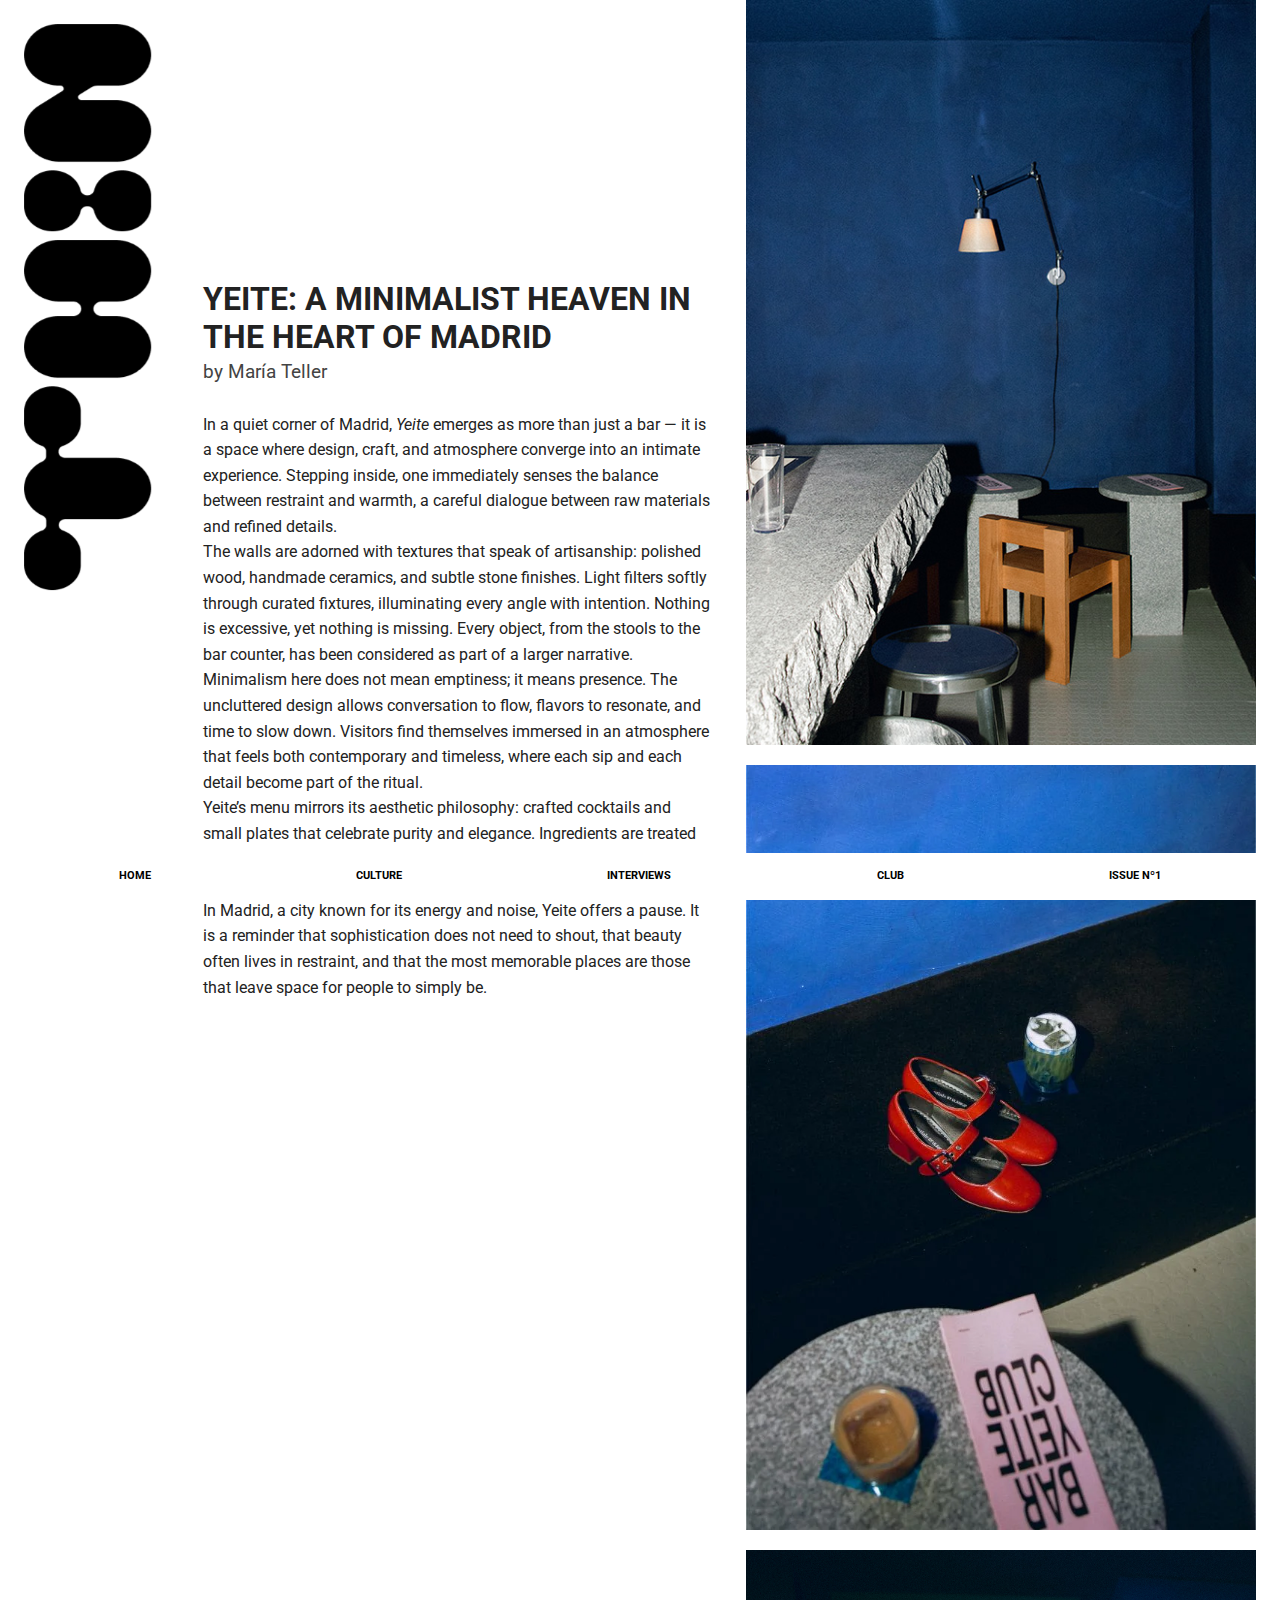
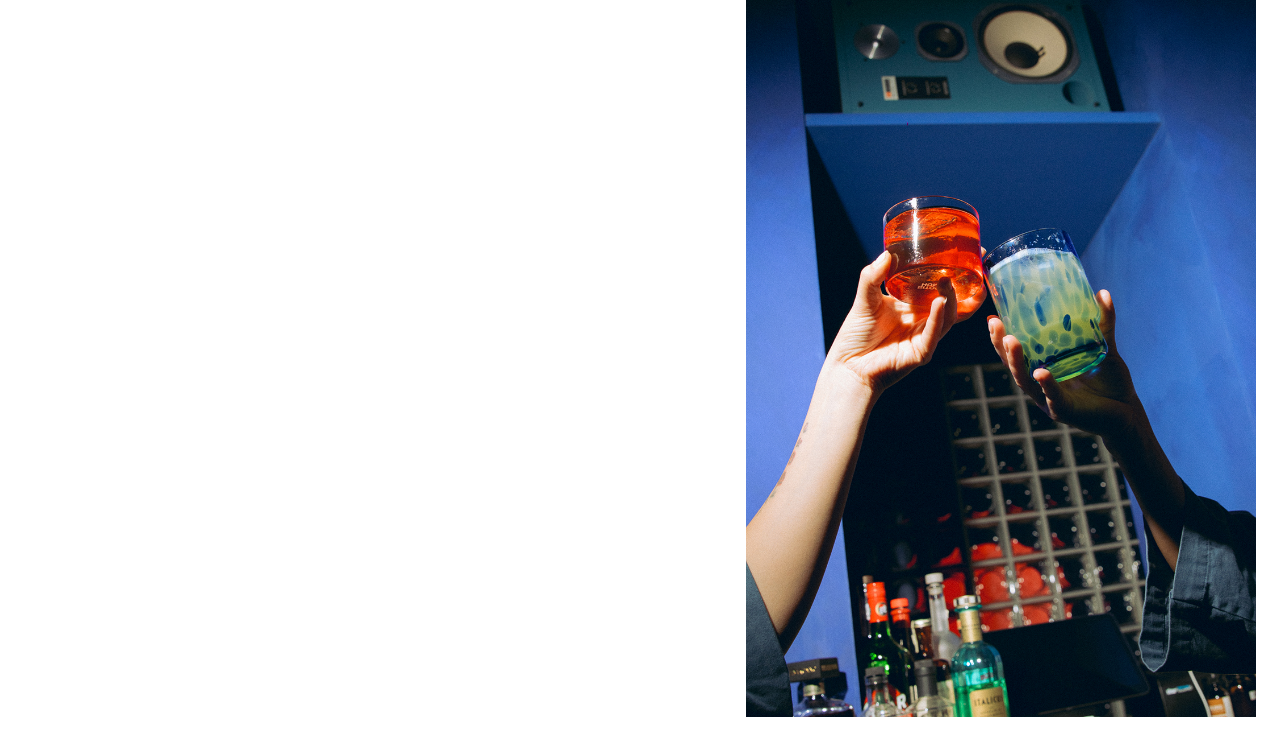
<file: yeitebar.html>
<!doctype html>
<html lang="en">
<head>
  <meta charset="utf-8" />
  <meta name="viewport" content="width=device-width,initial-scale=1" />
  <title>ARTICLE · THIN MAGAZINE</title>
  <link rel="stylesheet" href="style.css" />
  <link rel="icon" href="/images/favicon.png" type="image/x-icon"/>
  <link rel="shortcut icon" href="/images/favicon.png" type="image/x-icon"/>
  <link href="https://fonts.googleapis.com/css2?family=Roboto:wght@400;700&display=swap" rel="stylesheet">

  <style>
    /* SOLO ESTILOS PARA LA PÁGINA DE ARTÍCULO */
    .article-container {
      margin-top: 0px;
      padding: 0px 24px;
      font-family: 'Roboto', sans-serif;
      color: #222;
    }

    .article-header {
    margin-top: 280px;
      margin-bottom: 24px;
    }

    .article-title {
      font-size: 2rem;
      font-weight: 700;
      text-transform: uppercase;
      line-height: 1.2;
    }

    .article-date {
      font-size: 0.9rem;
      color: #777;
      margin: 10px 0;
    }

    .article-subtitle {
      font-size: 1.2rem;
      font-weight: 400;
      color: #444;
    }

    .article-content {
      display: grid;
      grid-template-columns: 1fr 1fr;
      gap: 32px;
    }

    .article-text {
      font-size: 1rem;
      line-height: 1.6;
    }

    .article-images {
      display: flex;
      flex-direction: column;
      gap: 20px;
    }

    .article-images img {
      width: 100%;
      display: block;
      object-fit: cover;
    }

    /* RESPONSIVE */
    @media(max-width: 768px) {
      .article-content {
        grid-template-columns: 1fr;
      }

      .article-images {
        flex-direction: row;
        overflow-x: auto;
        gap: 16px;
        padding-bottom: 12px;
        scrollbar-width: thin;
      }

      .article-images img {
        flex: 0 0 80%;
        width: 80%;
      }
    }
  </style>
</head>

<body>
  <!-- LOGO -->
  <div class="logo-container">
    <a href="index.html">
      <img src="/images/logotipo.png" alt="Logotipo" class="logo">
    </a>
  </div>

  <!-- MENÚ -->
<div class="hamburger" id="hamburger">☰</div>
<nav class="menu" id="menu">
  <a href="index.html">Home</a>
  <a href="culture.html">Culture</a>
  <a href="interviews.html">Interviews</a>
  <a href="club.html">Club</a>
  <a href="issue.html">Issue nº1</a>
</nav>

  <!-- CONTENIDO DEL ARTÍCULO -->
  <main class="article-container">

    <!-- CONTENIDO EN DOS COLUMNAS -->
    <div class="article-content">
      <!-- TEXTO -->
      <div class="article-text">
    <div class="article-header">
      <h1 class="article-title">YEITE: A MINIMALIST HEAVEN IN THE HEART OF MADRID</h1>

      <h2 class="article-subtitle">by María Teller</h2>
    </div>
<p>
  In a quiet corner of Madrid, <em>Yeite</em> emerges as more than just a bar — it is a space where design, craft, and atmosphere converge into an intimate experience. Stepping inside, one immediately senses the balance between restraint and warmth, a careful dialogue between raw materials and refined details.
</p>

<p>
  The walls are adorned with textures that speak of artisanship: polished wood, handmade ceramics, and subtle stone finishes. Light filters softly through curated fixtures, illuminating every angle with intention. Nothing is excessive, yet nothing is missing. Every object, from the stools to the bar counter, has been considered as part of a larger narrative.
</p>

<p>
  Minimalism here does not mean emptiness; it means presence. The uncluttered design allows conversation to flow, flavors to resonate, and time to slow down. Visitors find themselves immersed in an atmosphere that feels both contemporary and timeless, where each sip and each detail become part of the ritual.
</p>

<p>
  Yeite’s menu mirrors its aesthetic philosophy: crafted cocktails and small plates that celebrate purity and elegance. Ingredients are treated with respect, transformed into subtle compositions that echo the design of the space itself — simple in appearance, yet layered in essence.
</p>

<p>
  In Madrid, a city known for its energy and noise, Yeite offers a pause. It is a reminder that sophistication does not need to shout, that beauty often lives in restraint, and that the most memorable places are those that leave space for people to simply be.
</p>
      </div>

      <!-- IMÁGENES -->
      <div class="article-images">
        <img src="/images/img2.jpg" alt="Fresh Lemons">
        <img src="/images/img13.jpg" alt="Biodegradable Food Packaging">
        <img src="/images/img14.jpg" alt="Sustainable Eating">
      </div>
    </div>
  </main>
    <script src="script.js" defer></script>
</body>
</html>
</file>
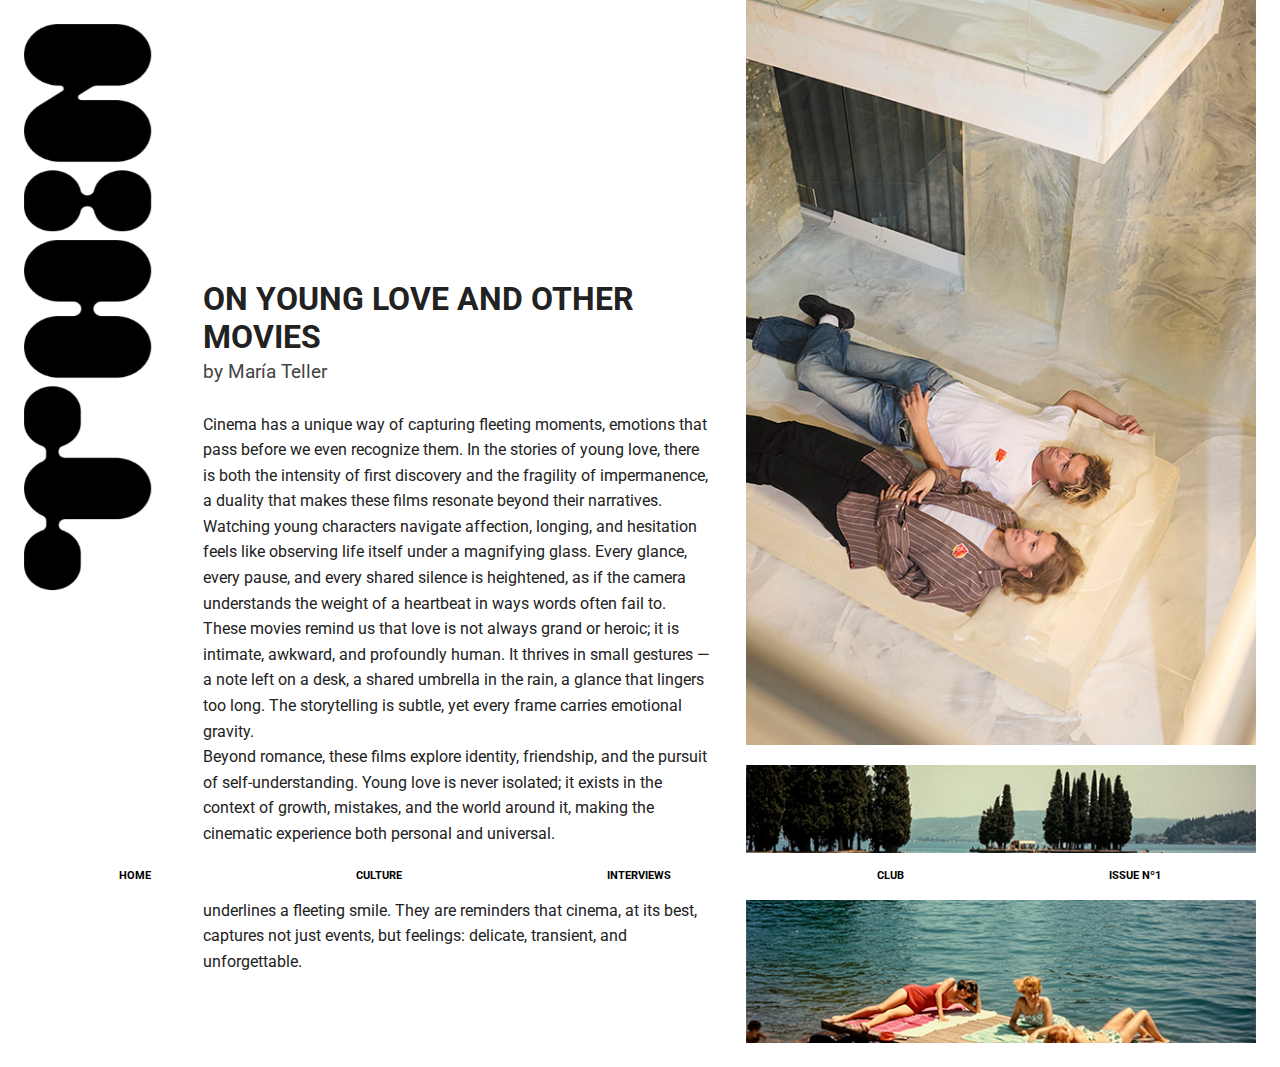
<file: younglove.html>
<!doctype html>
<html lang="en">
<head>
  <meta charset="utf-8" />
  <meta name="viewport" content="width=device-width,initial-scale=1" />
  <title>ARTICLE · THIN MAGAZINE</title>
  <link rel="stylesheet" href="style.css" />
  <link rel="icon" href="/images/favicon.png" type="image/x-icon"/>
  <link rel="shortcut icon" href="/images/favicon.png" type="image/x-icon"/>
  <link href="https://fonts.googleapis.com/css2?family=Roboto:wght@400;700&display=swap" rel="stylesheet">

  <style>
    /* SOLO ESTILOS PARA LA PÁGINA DE ARTÍCULO */
    .article-container {
      margin-top: 0px;
      padding: 0px 24px;
      font-family: 'Roboto', sans-serif;
      color: #222;
    }

    .article-header {
    margin-top: 280px;
      margin-bottom: 24px;
    }

    .article-title {
      font-size: 2rem;
      font-weight: 700;
      text-transform: uppercase;
      line-height: 1.2;
    }

    .article-date {
      font-size: 0.9rem;
      color: #777;
      margin: 10px 0;
    }

    .article-subtitle {
      font-size: 1.2rem;
      font-weight: 400;
      color: #444;
    }

    .article-content {
      display: grid;
      grid-template-columns: 1fr 1fr;
      gap: 32px;
    }

    .article-text {
      font-size: 1rem;
      line-height: 1.6;
    }

    .article-images {
      display: flex;
      flex-direction: column;
      gap: 20px;
    }

    .article-images img {
      width: 100%;
      display: block;
      object-fit: cover;
    }

    /* RESPONSIVE */
    @media(max-width: 768px) {
      .article-content {
        grid-template-columns: 1fr;
      }

      .article-images {
        flex-direction: row;
        overflow-x: auto;
        gap: 16px;
        padding-bottom: 12px;
        scrollbar-width: thin;
      }

      .article-images img {
        flex: 0 0 80%;
    width: 80%; 
      }
    }
  </style>
</head>

<body>
  <!-- LOGO -->
  <div class="logo-container">
    <a href="index.html">
      <img src="/images/logotipo.png" alt="Logotipo" class="logo">
    </a>
  </div>

  <!-- MENÚ -->
<div class="hamburger" id="hamburger">☰</div>
<nav class="menu" id="menu">
  <a href="index.html">Home</a>
  <a href="culture.html">Culture</a>
  <a href="interviews.html">Interviews</a>
  <a href="club.html">Club</a>
  <a href="issue.html">Issue nº1</a>
</nav>

  
  <!-- CONTENIDO DEL ARTÍCULO -->
  <main class="article-container">

    <!-- CONTENIDO EN DOS COLUMNAS -->
    <div class="article-content">
      <!-- TEXTO -->
      <div class="article-text">
    <div class="article-header">
      <h1 class="article-title">ON YOUNG LOVE AND OTHER MOVIES</h1>

      <h2 class="article-subtitle">by María Teller</h2>
    </div>

<p>
  Cinema has a unique way of capturing fleeting moments, emotions that pass before we even recognize them. In the stories of young love, there is both the intensity of first discovery and the fragility of impermanence, a duality that makes these films resonate beyond their narratives.
</p>

<p>
  Watching young characters navigate affection, longing, and hesitation feels like observing life itself under a magnifying glass. Every glance, every pause, and every shared silence is heightened, as if the camera understands the weight of a heartbeat in ways words often fail to.
</p>

<p>
  These movies remind us that love is not always grand or heroic; it is intimate, awkward, and profoundly human. It thrives in small gestures — a note left on a desk, a shared umbrella in the rain, a glance that lingers too long. The storytelling is subtle, yet every frame carries emotional gravity.
</p>

<p>
  Beyond romance, these films explore identity, friendship, and the pursuit of self-understanding. Young love is never isolated; it exists in the context of growth, mistakes, and the world around it, making the cinematic experience both personal and universal.
</p>

<p>
  In revisiting these stories, one comes to appreciate the artistry behind the quiet moments — the camera’s gaze, the pacing, the music that underlines a fleeting smile. They are reminders that cinema, at its best, captures not just events, but feelings: delicate, transient, and unforgettable.
</p>

      </div>

      <!-- IMÁGENES -->
      <div class="article-images">
        <img src="/images/culture3.jpg" alt="Fresh Lemons">
        <img src="/images/img16.jpg" alt="Biodegradable Food Packaging">
      </div>
    </div>
  </main>

  <script src="script.js" defer></script>
</body>
</html>
</file>
<file: style.css>
/* Reset */
* {
  margin: 0;
  padding: 0;
  box-sizing: border-box;
}

body {
font-family: 'Roboto', Helvetica, sans-serif;
position: relative;
}


main {
    position: relative;
    margin-bottom: 24px;
}

body.home main {
  position: fixed;
  display: flex;
  flex-direction: column;
  width: calc(100% - 14vw); /* deja espacio para el logo */
  bottom: 0;
  right: 0;
  height: 100vh;
  overflow: hidden;
  gap: 12px
}

/* MAIN en ENTREVIEWS o resto de páginas */
body:not(.home) main {
  position: relative;
  width: calc(100% - 14vw);
  margin-left: auto;
  height: auto;          /* o min-height: 100vh si quieres ocupar toda la pantalla */
  overflow-y: auto;
}

main.interviews-container {
    padding: 40px;
}
/* Logotipo fijo */
.logo-container {
  position: fixed;
  width: 14vw;
  left: 0px;
  top: 0px;
  padding: 24px;
}

.logo {
 width: 100%;
 max-width: 9.9vw;
 object-fit: contain;
}

/* Menú sticky */
.menu {
  position: fixed;
  bottom: 0;
  width: 100%;
  background: white;
  display: flex;
  justify-content: space-around;
  align-items: center;
  padding: 16px;
  z-index: 999;
}

.menu a {
  text-decoration: none;
  color: black;
  font-weight: bold;
  text-transform: uppercase;
  border-bottom: 2.5px solid transparent; /* Línea invisible por defecto */
  transition: border-bottom 0.3s ease;  /* Animación suave */
  font-size: 0.7rem;
}

.menu a:hover,
.menu a.active {
  border-bottom: 2.5px solid black;
}

.top-decor {
    position: fixed;
    top: 0px;
    right: 0px;
    padding: 24px;
    z-index: 1000;
}


.description-container {
  display: flex;
  flex-direction: column;   /* apilar elementos verticalmente */
  justify-content: flex-end; /* empuja los hijos hacia abajo */
  align-items: flex-start;   /* alinea a la izquierda */
  height: 35%;              /* el contenedor debe tener altura */
  position: relative;
}

.description {
  font-size: 18px;
  line-height: 22px;
}

/* Scroll horizontal */
.horizontal-scroll {
  flex: 1;
  display: flex;
  height: 65%;
  width: 100%;
  overflow-x: auto;
  overflow-y: hidden;
  scroll-snap-type: x mandatory;
  scroll-behavior: smooth;
  gap: 12px;
}

.panel {
  position: relative; /* Para que el texto se posicione sobre la imagen */
  flex: 0 0 23vw;
  scroll-snap-align: start;
  display: flex;
  align-items: flex-start;
  justify-content: center;
  overflow: hidden; /* Para que el hover no se salga */
}

.panel a .hover-content {
  position: absolute;
  top: 50%;
  left: 50%;
  display: flex;
  gap: 40px;
  flex-direction: column;
  transform: translate(-50%, -50%);
  text-align: center;
  color: black;
  opacity: 0;
  transition: opacity 0.3s ease-in-out;
  pointer-events: none;
  background-color: white;
  border-radius: 8px;
  width: 40px;
  height: 40px;
}

.title-hover, .excerpt {
    display: none;
}

.panel a:hover .hover-content {
  opacity: 1;
}

.hover-content .title-hover {
  font-size: 1.2rem;
  text-transform: uppercase;
  text-align: left;
}

.hover-content .plus {
  font-size: 2rem;
  display: block;
  margin-bottom: 0.5rem;
}

.hover-content .excerpt {
  font-size: 1rem;
  text-align: right;
}

.horizontal-scroll .panel a img {
  width: 100%;
  height: 100%;
  object-fit: cover;
  transition: transform 0.3s ease, opacity 0.3s ease;
}

.horizontal-scroll .panel a:hover img {
  filter: brightness(99%); /* imagen más oscura */
  transition: transform 0.3s ease, filter 0.3s ease;
}


/* Aparece al hacer hover sobre el enlace */
.horizontal-scroll .panel a:hover::after {
  opacity: 1;
}



/* ---------------- MOBILE ---------------- */
.hamburger {
  display: none;
  position: fixed;
  top: 20px;
  right: 20px;
  font-size: 28px;
  cursor: pointer;
  z-index: 1001;
}

/* Mobile */
/* ---------------- MOBILE ---------------- */
@media (max-width: 768px) {

    .title-hover {
    display: flex;
}

.excerpt {
    display: flex;
}

  body.home main {
    position: relative;  /* ya no fijo en mobile */
    width: 100%;         /* ocupa todo el ancho */
    height: auto;        /* altura según contenido */
    overflow: visible;   /* permite scroll vertical */
    display: flex;
    flex-direction: column;
    gap: 16px;
    padding: 32px;
  }
  

  body:not(.home) main {
    margin-left: 0px;
    padding: 32px;
    width: 100%;
  }

  body {
    overflow-y: auto;    /* permite scroll en todo el body */
  }

  /* Logo junto al menú hamburguesa */
  .logo-container {
    width: fit-content;
    position: fixed;
    top: 0px;
    left: 0px;
    z-index: 1002;
    margin-bottom: 40px;
  }

.logo {
  width: 70px;
  height: auto;
  transform-origin: center center;
  object-fit: contain;
  max-width: 15vw;
}

  /* Hamburger visible */
  .hamburger {
    display: block;
    position: fixed;
    top: 20px;
    right: 20px;
    font-size: 34px;
    cursor: pointer;
    z-index: 1003;
  }

  /* Menu como sidebar vertical */
  .menu {
    flex-direction: column;
    position: fixed;
    top: 0;
    right: -100%; /* escondido por defecto */
    height: 100%;
    width: 200px;
    justify-content: center;
    align-items: flex-end;
    background: white;
    transition: right 0.3s ease-in-out;
    z-index: 1001;
    padding: 40px;
  }

  .menu.show {
    right: 0;
    width: 100%;
  }

  .menu a {
    font-size: 1rem;
    margin: 16px 0;
    text-align: right;
  }
  .description-container {
    height: 350px;
    width: 100%;
  }

  .description {
  font-size: 16px;
  line-height: 20px;
  text-align: right;
}

  /* Scroll horizontal convertido en columna vertical */
  .horizontal-scroll {
    flex-direction: column;
    height: auto;
    overflow-x: hidden;
    overflow-y: visible;
    gap: 16px;
  }

  .panel {
    flex: 0 0 auto;
    width: 100%;           /* panel ocupa todo el ancho */
    height: auto;
    display: block;        /* para que el <a> ocupe todo el ancho */
  }

  .panel a {
    text-decoration: none !important;
    color: inherit !important;
  }

  .panel a .hover-content {
    position: relative;
    bottom: -100px;
    width: 100%;           /* ocupa todo el ancho del enlace */
    max-width: 100%;
    opacity: 1;            /* siempre visible */
    display: flex;
    flex-direction: column;
    padding:  24px 6px 0px;
    gap: 8px;
    text-align: left;
    border-radius: 0px;
    border: solid 5px white;
    background-color: white;
    margin: 0px;
    height: fit-content;
  }

  .hover-content .title-hover {
    width: 100%;
    font-size: 1.5rem;
    line-height: 1.7rem;
    text-decoration: none !important;
    margin-bottom: 0px;
  }

  .hover-content .plus {
    display: none; /* opcional, si quieres ocultar el + en mobile */
  }

  .hover-content .excerpt {
    font-size: 16px;
    text-align: left;
  }

  .top-decor {
    display: none;
  }
}



/* INTERVIEWS*/
.interview {
  display: flex;
  flex-direction: column;
  gap: 40px;
  padding: 40px;
  font-family: "Helvetica", sans-serif;
}

/* Encabezado */
.header-section {
  display: flex;
  flex-direction: column;
  justify-content: space-between;
  align-items: flex-start;
  flex-wrap: wrap;
  margin-bottom: 24px;
}

.header-section .text-block {
  max-width: 70%;
}


.header-section .title-interview {
  font-size: 42px;
  margin: 0 0 10px 0;
  line-height: 1.2;
}

.header-section .date {
  font-size: 20px;
  margin: 0;
  text-align: left;
}

.image-block {
    width: 100%;
    display: flex;
    justify-content: end;
}

.header-section .image-block img {
  max-width: 150px;
  height: auto;
  margin: 24px;
}

/* Contenido en columnas */
.content-section {
  column-count: 2;
  column-gap: 24px;
}

.content-section p,
.content-section img {
  break-inside: avoid;
  margin-bottom: 20px;
  width: 100%;
  line-height: 1.5rem;
}

/* Responsive */
@media (min-width: 1400px) {
  .content-section {
    column-count: 4;
  }
}

@media (max-width: 768px) {

    .image-block {
        padding-top: 80px;
    }

  .header-section {
    flex-direction: column;
  }

  .header-section .title-interview {
    font-size: 28px;
  }

  .header-section .text-block {
    max-width: 100%;
    line-height: 1rem;
  }

  .header-section .date {
    text-align: left;
  }

  .content-section {
    column-count: 1;
  }
}


body::-webkit-scrollbar {
  width: 6px;
}

body::-webkit-scrollbar-thumb {
  background-color: rgba(0,0,0,0.2);
  border-radius: 3px;
}

body::-webkit-scrollbar-track {
  background-color: rgba(0,0,0,0.05);
}
</file>
